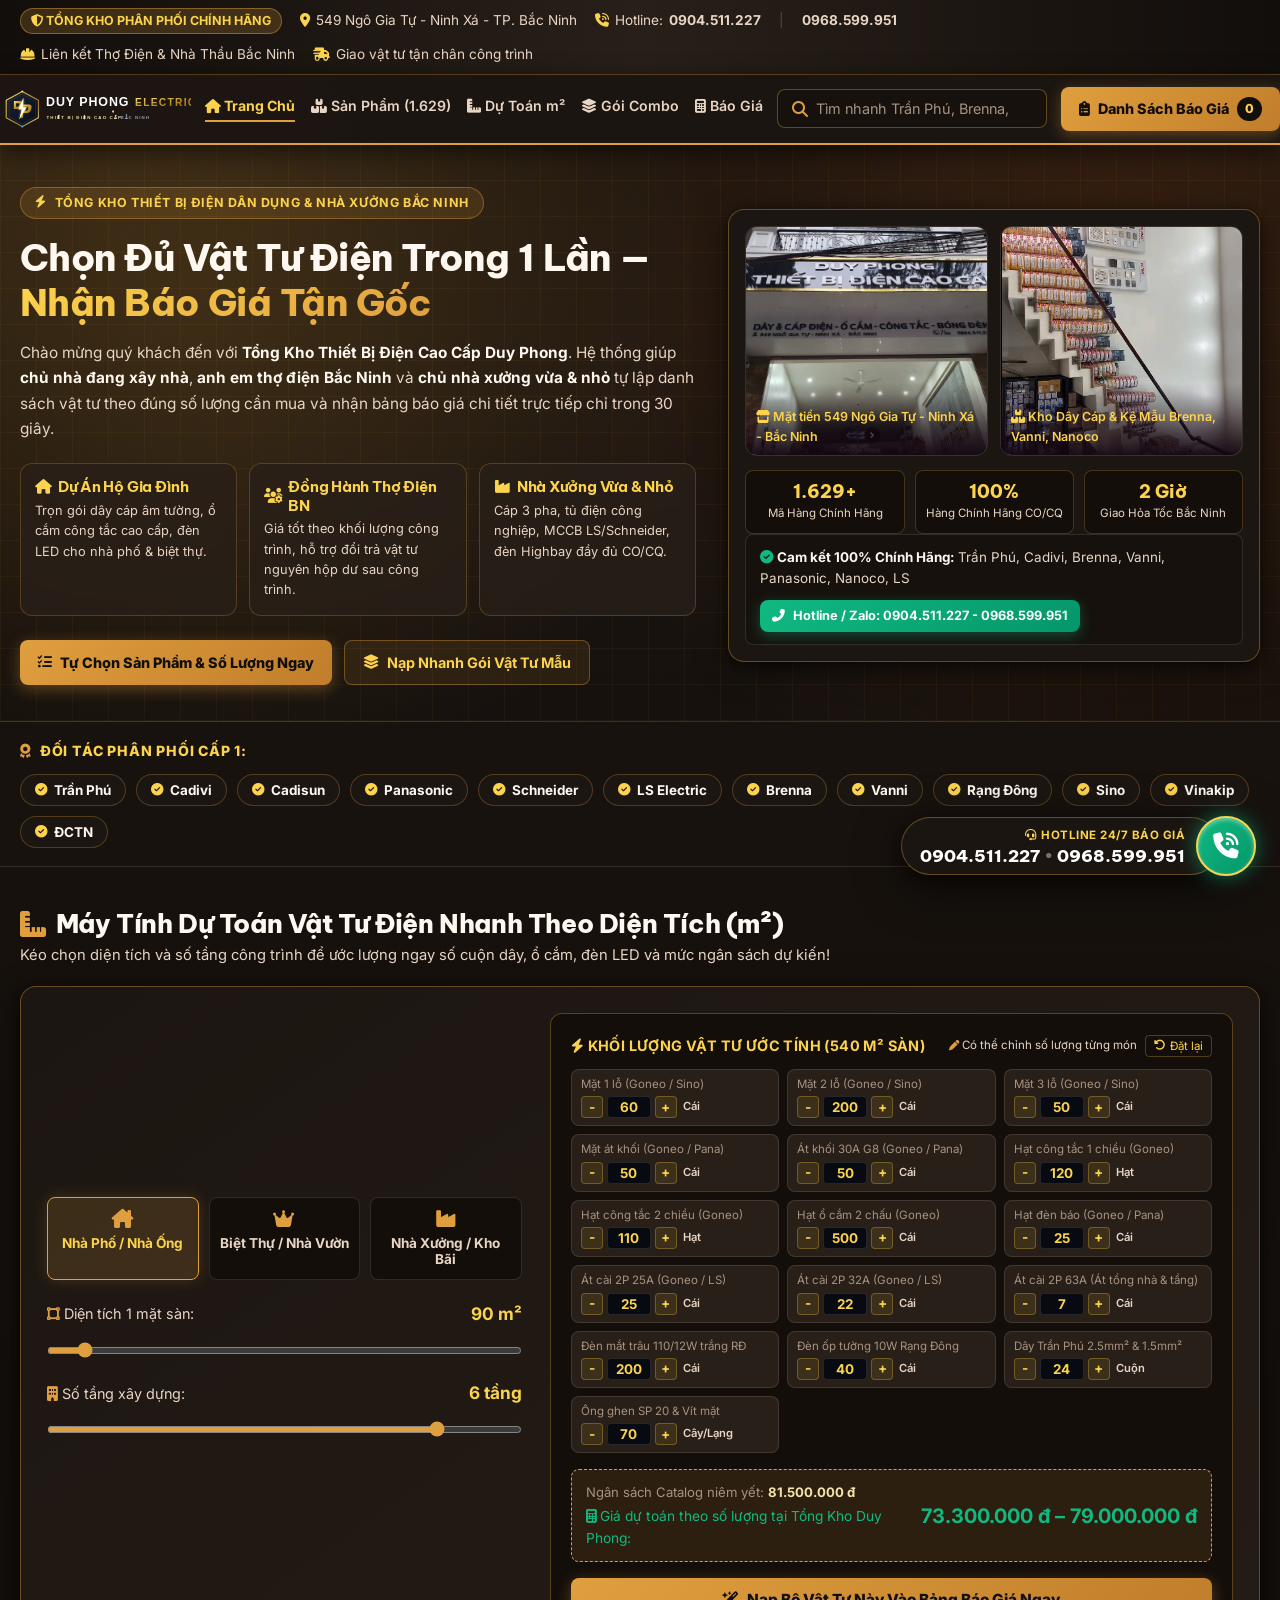
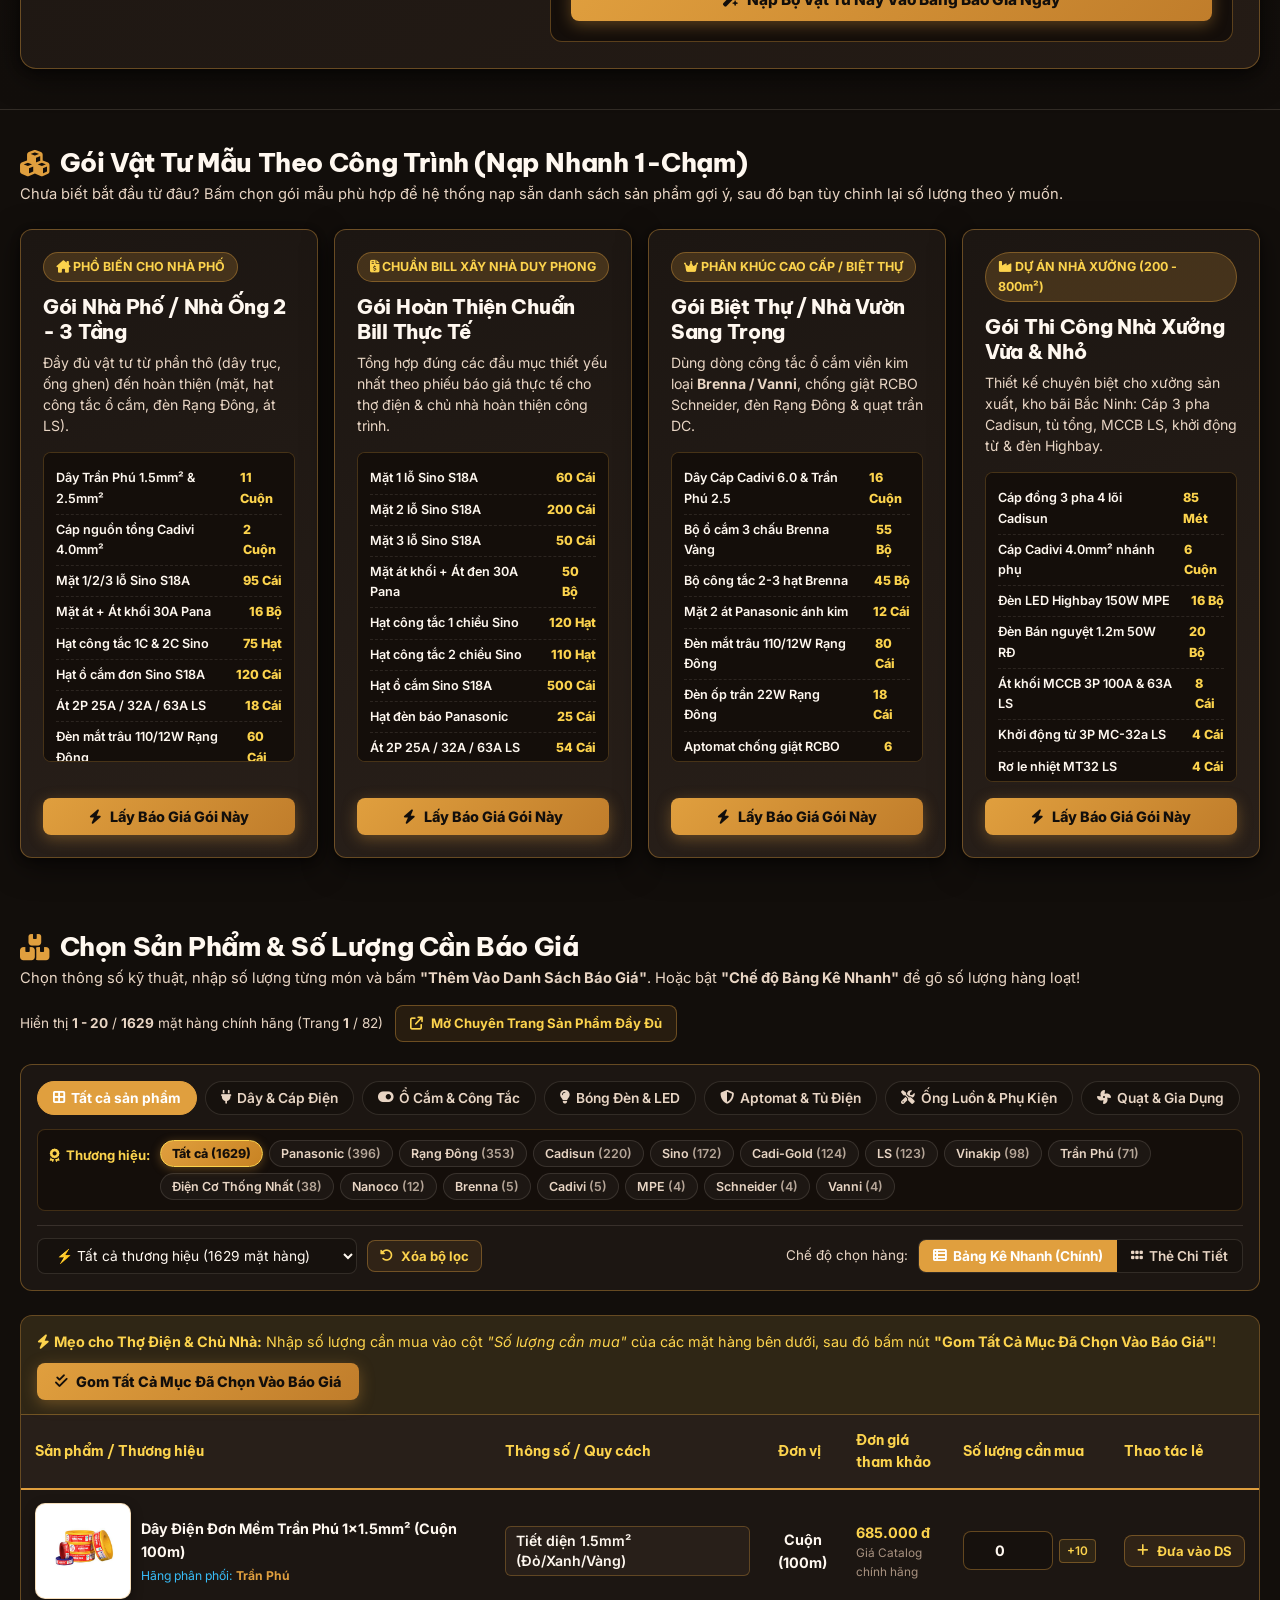
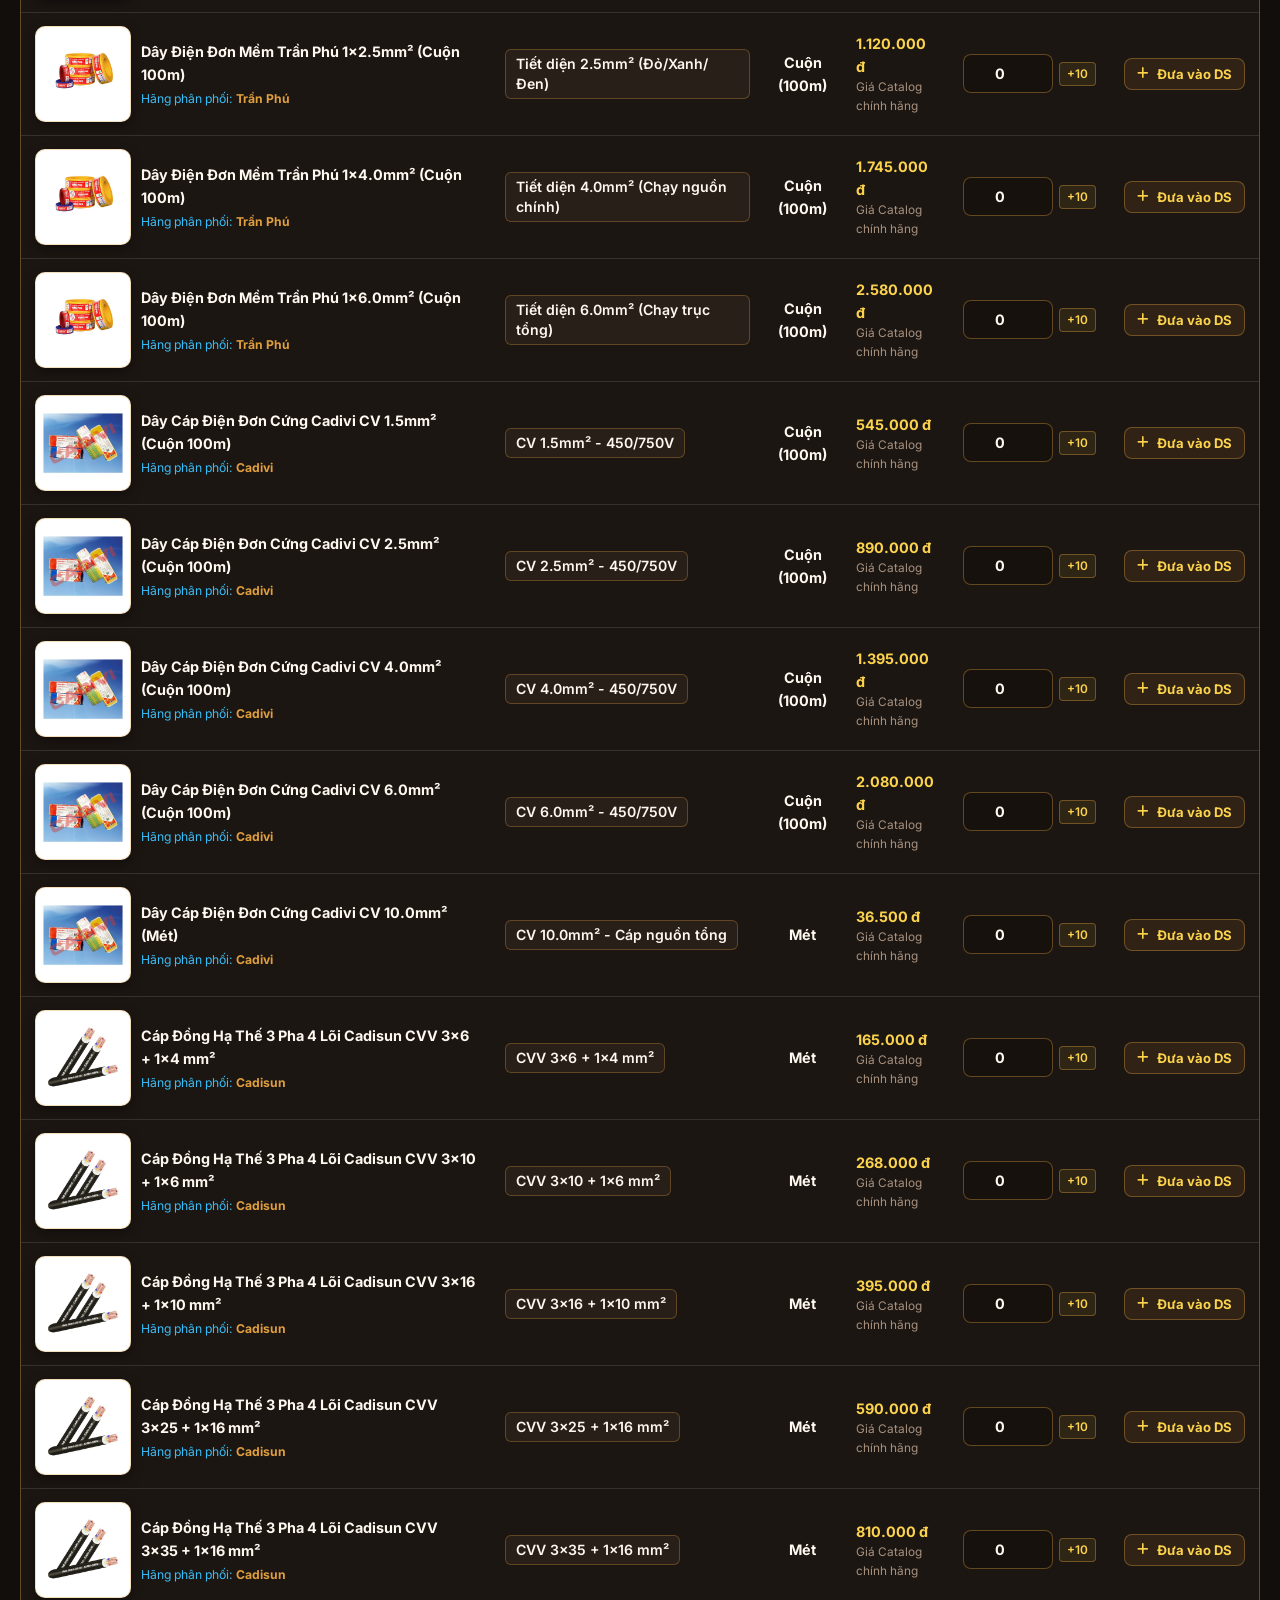
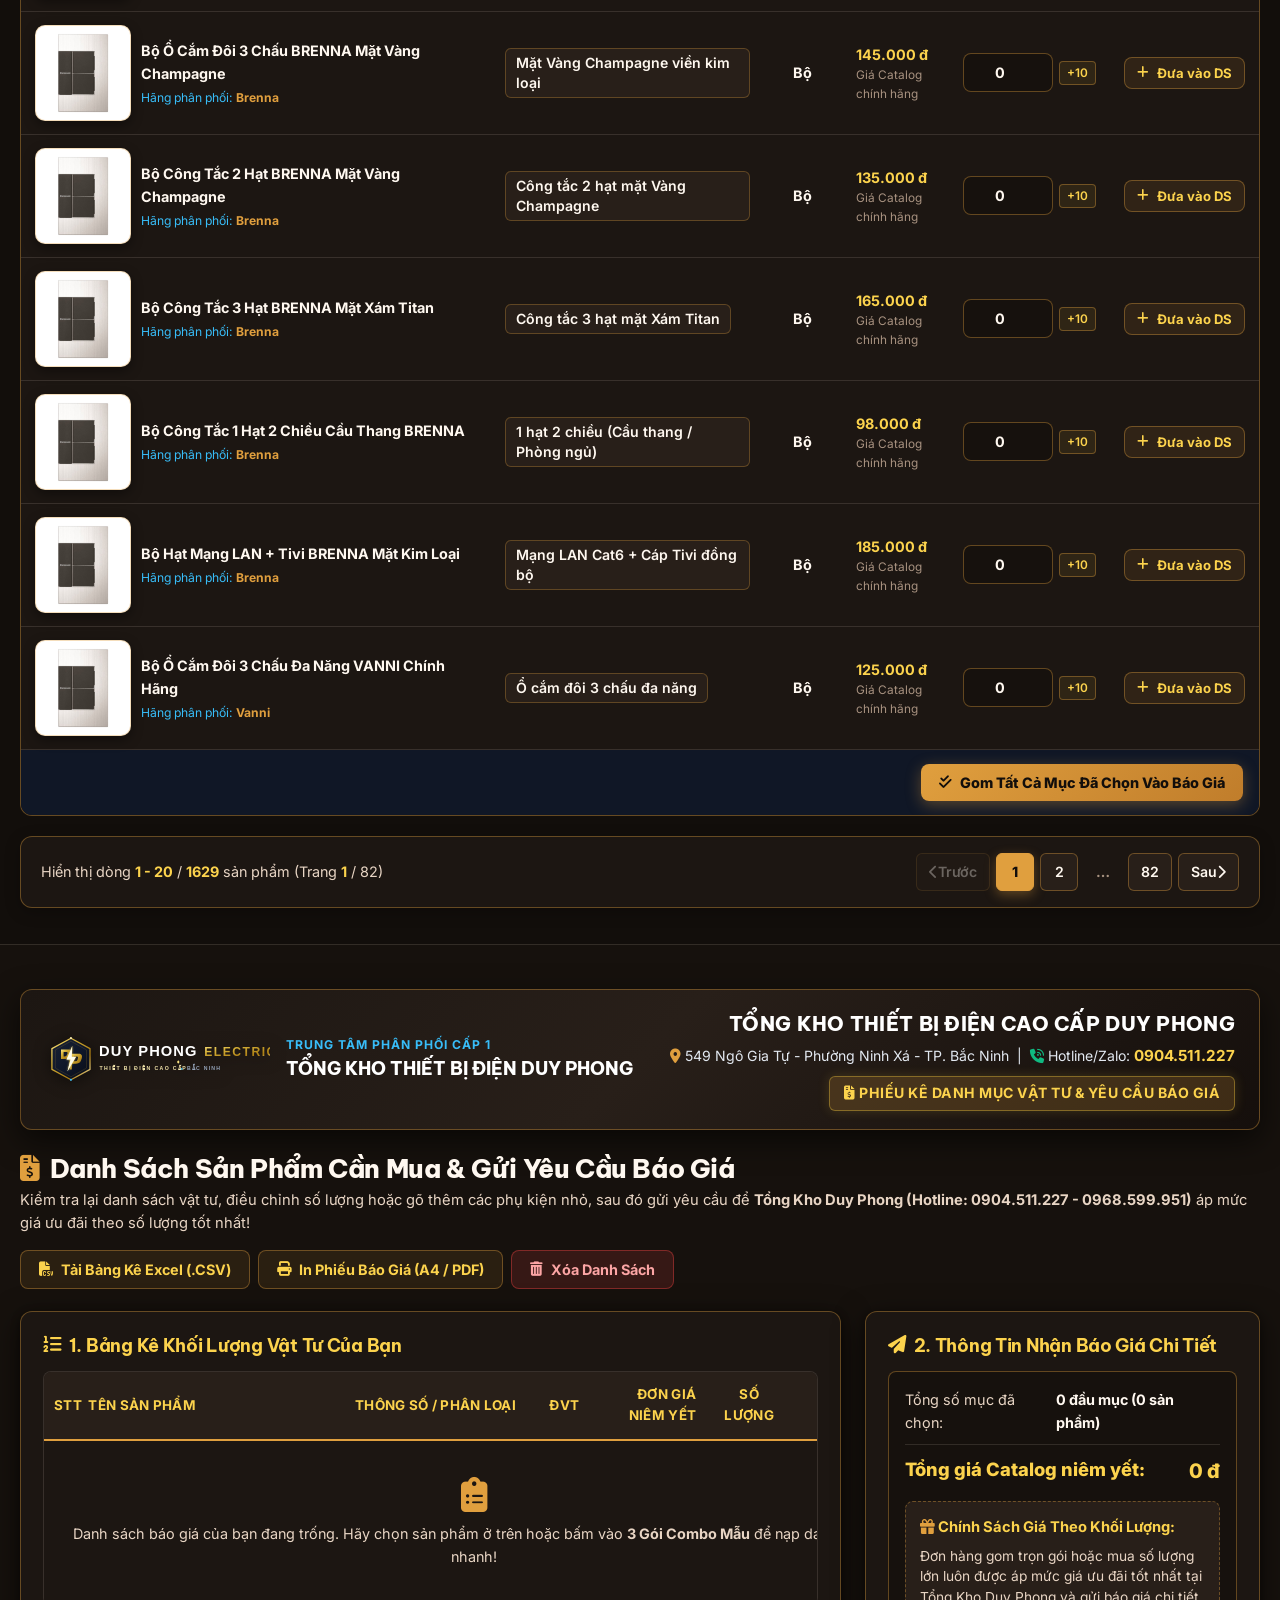
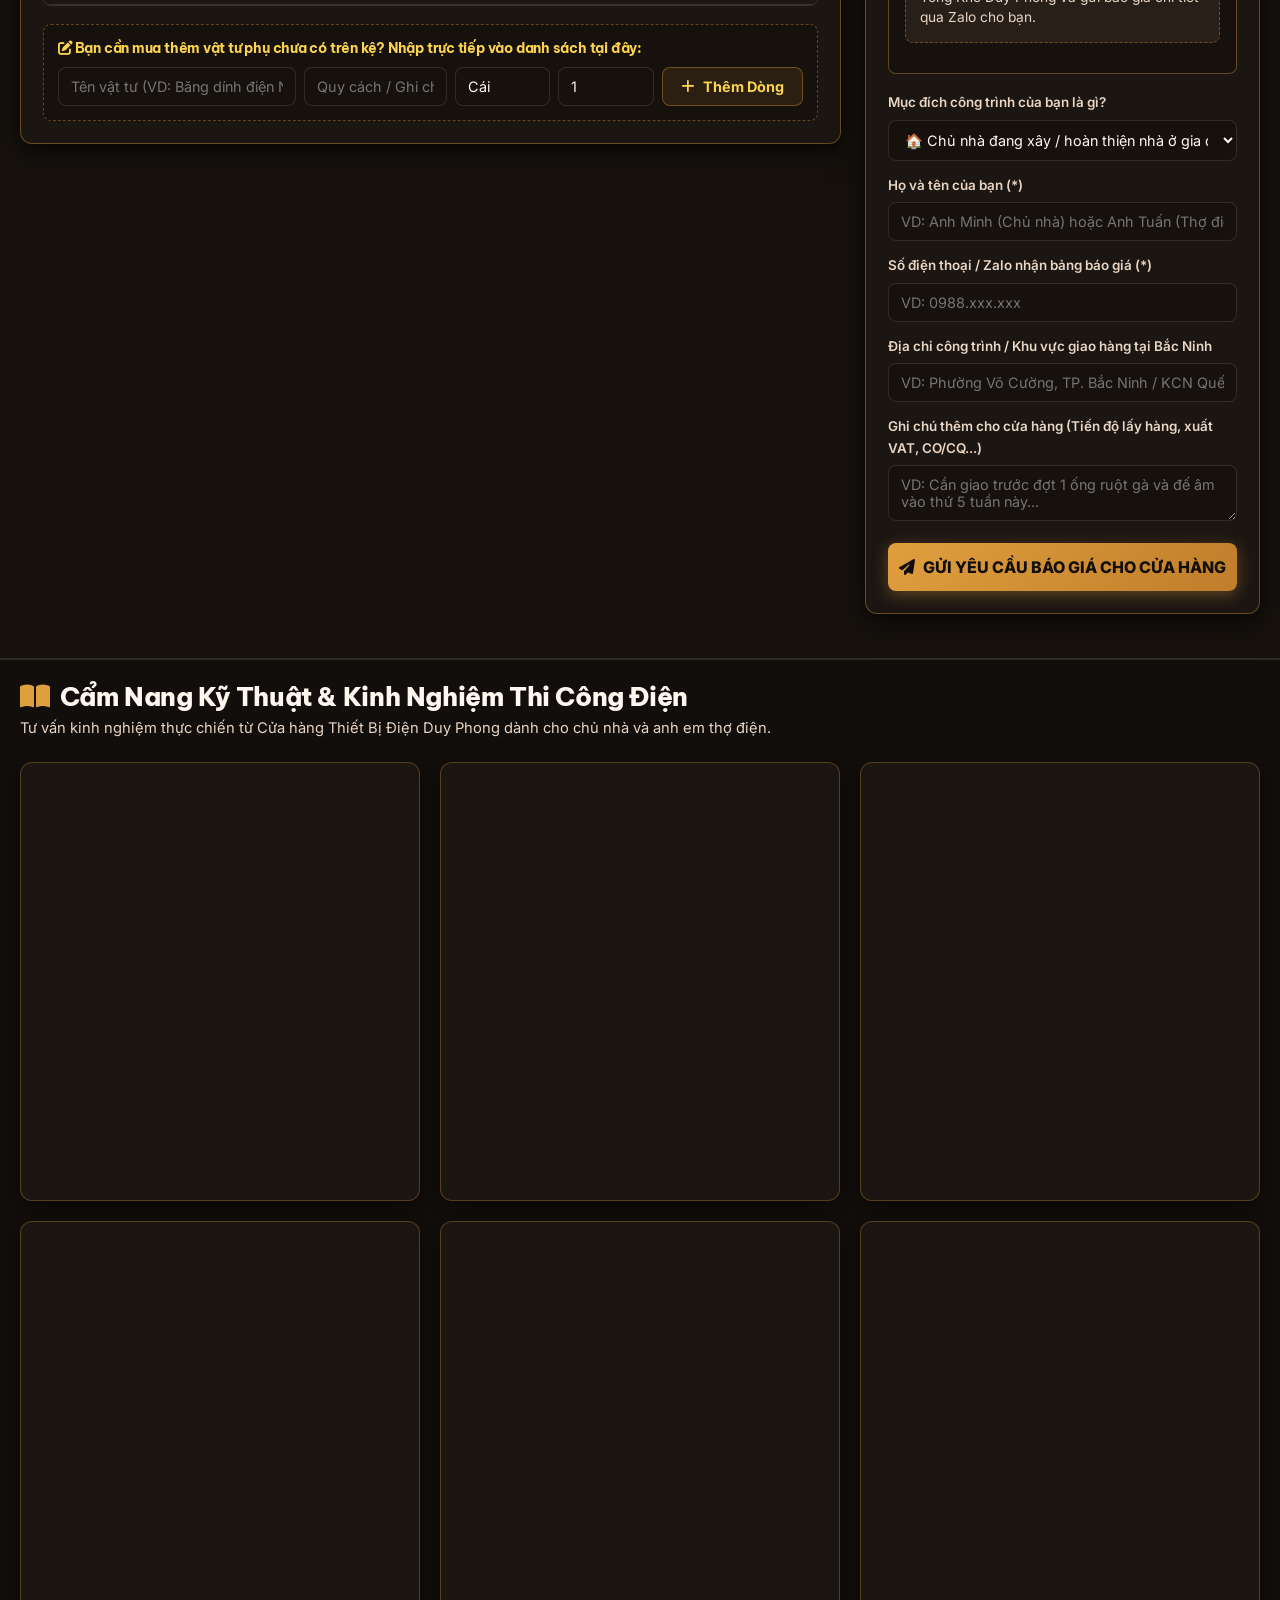
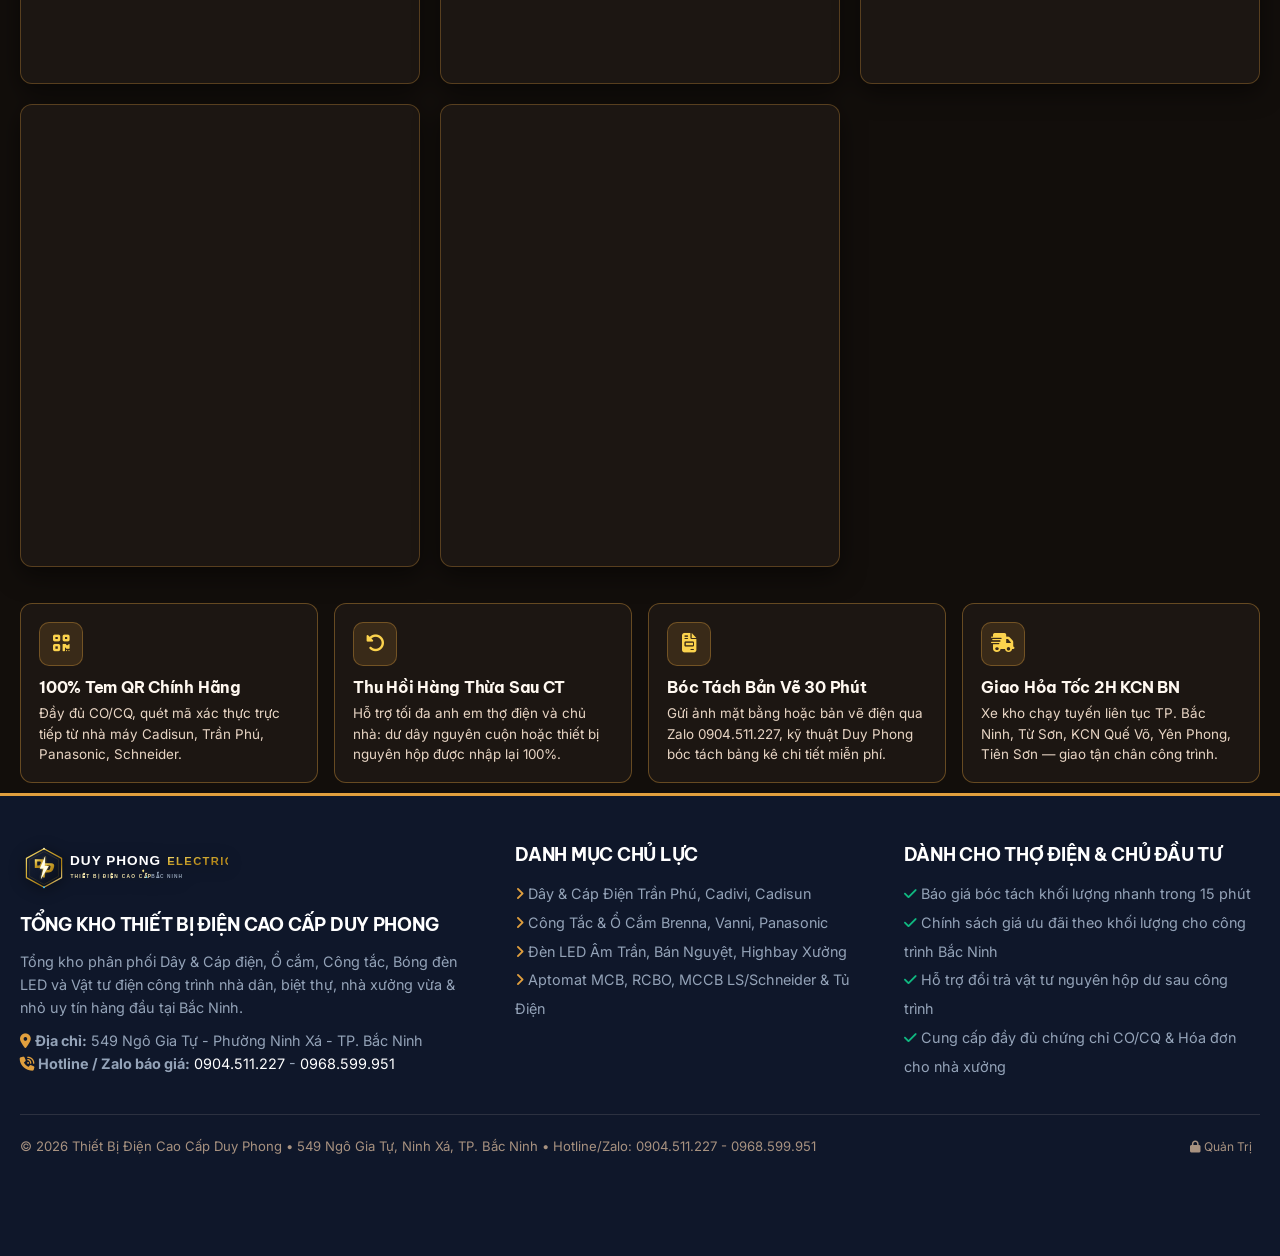
<file: index.html>
﻿<!DOCTYPE html>
<html lang="vi">
<head>
    <meta charset="UTF-8">
    <meta name="viewport" content="width=device-width, initial-scale=1.0">
    <title>Thiết Bị Điện Cao Cấp DUY PHONG | Tổng Kho Báo Giá Vật Tư Xây Nhà & Nhà Xưởng Bắc Ninh</title>
    <meta name="description" content="Tổng kho Thiết Bị Điện Cao Cấp Duy Phong - 549 Ngô Gia Tự, Ninh Xá, TP. Bắc Ninh. Chuyên dây cáp điện Cadisun, Cadi-Gold, Trần Phú, Cadivi, công tắc ổ cắm Brenna, Vanni, Panasonic, đèn LED, tủ điện nhà xưởng. Lập danh sách vật tư & nhận báo giá ưu đãi tận gốc ngay!">
    
    <!-- Favicon & Brand Icons -->
    <link rel="icon" type="image/svg+xml" href="assets/images/logo-icon.svg">
    <link rel="alternate icon" href="favicon.svg">
    <link rel="apple-touch-icon" href="assets/images/logo-icon.svg">
    
    <!-- Google Fonts: Be Vietnam Pro & Inter -->
    <link rel="preconnect" href="https://fonts.googleapis.com">
    <link rel="preconnect" href="https://fonts.gstatic.com" crossorigin>
    <link href="https://fonts.googleapis.com/css2?family=Be+Vietnam+Pro:ital,wght@0,400;0,500;0,600;0,700;0,800;1,400&family=Inter:wght@400;500;600;700;800&display=swap" rel="stylesheet">
    
    <!-- Font Awesome 6.4.0 -->
    <link rel="stylesheet" href="https://cdnjs.cloudflare.com/ajax/libs/font-awesome/6.4.0/css/all.min.css">
    
    <!-- Main Stylesheet -->
    <link rel="stylesheet" href="css/style.css?v=20261120_brands">

    <!-- Schema.org JSON-LD -->
    <script type="application/ld+json">
    {
      "@context": "https://schema.org",
      "@type": "HardwareStore",
      "name": "Thiết Bị Điện Cao Cấp Duy Phong",
      "logo": "http://thietbidien-bacninh.com/assets/images/logo.svg",
      "description": "Chuyên phân phối dây & cáp điện, ổ cắm, công tắc, bóng đèn LED và thiết bị điện nhà xưởng tại Bắc Ninh.",
      "address": {
        "@type": "PostalAddress",
        "streetAddress": "549 Ngô Gia Tự, Phường Ninh Xá",
        "addressLocality": "TP. Bắc Ninh",
        "addressRegion": "Bắc Ninh",
        "addressCountry": "VN"
      },
      "telephone": "+84904511227"
    }
    </script>
</head>
<body>

    <!-- Thông báo Toast nổi -->
    <div class="toast-container" id="toastContainer"></div>

    <!-- 1. TOPBAR -->
    <div class="topbar">
        <div class="container topbar-inner">
            <div class="topbar-left">
                <span class="topbar-badge"><i class="fas fa-shield-alt"></i> TỔNG KHO PHÂN PHỐI CHÍNH HÃNG</span>
                <span class="topbar-item"><i class="fas fa-map-marker-alt"></i> 549 Ngô Gia Tự - Ninh Xá - TP. Bắc Ninh</span>
                <a href="tel:0904511227" class="topbar-item"><i class="fas fa-phone-volume"></i> Hotline: <strong>0904.511.227</strong></a><span style="color: rgba(255,255,255,0.2);">|</span><a href="tel:0968599951" class="topbar-item"><strong>0968.599.951</strong></a>
            </div>
            <div class="topbar-right">
                <span class="topbar-item"><i class="fas fa-hard-hat"></i> Liên kết Thợ Điện & Nhà Thầu Bắc Ninh</span>
                <span class="topbar-item"><i class="fas fa-truck-fast"></i> Giao vật tư tận chân công trình</span>
            </div>
        </div>
    </div>

    <!-- 2. STICKY HEADER -->
    <header class="site-header">
        <div class="container header-inner">
            <a href="/" class="brand-logo" title="Duy Phong Electrics - Thiết Bị Điện Cao Cấp Bắc Ninh">
                <img src="assets/images/logo.svg" alt="Duy Phong Electrics - Thiết Bị Điện Cao Cấp Bắc Ninh" class="site-logo-img">
            </a>

            <!-- Menu Điều Hướng Chính (1 Dòng Gọn Gàng) -->
            <nav class="header-nav no-print">
                <a href="/" class="nav-active"><i class="fas fa-home"></i> Trang Chủ</a>
                <a href="#catalog-section"><i class="fas fa-boxes-stacked"></i> Sản Phẩm (1.629)</a>
                <a href="#estimator-section"><i class="fas fa-ruler-combined"></i> Dự Toán m²</a>
                <a href="#combo-section"><i class="fas fa-layer-group"></i> Gói Combo</a>
                <a href="#boq-section"><i class="fas fa-calculator"></i> Báo Giá</a>
            </nav>

            <div class="header-search">
                <i class="fas fa-search"></i>
                <input type="text" id="globalSearchInput" placeholder="Tìm nhanh Trần Phú, Brenna, Rạng Đông..." autocomplete="off">
                <button type="button" id="searchClearBtn" class="search-clear-btn" hidden aria-label="Xóa tìm kiếm"><i class="fas fa-times"></i></button>
                <div id="searchDropdown" class="search-dropdown" hidden></div>
            </div>

            <div class="header-actions">
                <a href="#boq-section" class="btn btn-gold">
                    <i class="fas fa-clipboard-list"></i>
                    <span>Danh Sách Báo Giá</span>
                    <span class="badge-count" id="headerBoqCount">0</span>
                </a>
            </div>
        </div>
    </header>

    <!-- 3. HERO SECTION & CỬA HÀNG THỰC TẾ TẠI 549 NGÔ GIA TỰ, BẮC NINH -->
    <section class="hero-section">
        <div class="container hero-grid">
            <div class="hero-content">
                <div class="hero-tag">
                    <i class="fas fa-bolt"></i>
                    <span>TỔNG KHO THIẾT BỊ ĐIỆN DÂN DỤNG & NHÀ XƯỞNG BẮC NINH</span>
                </div>
                <h2 class="hero-title">
                    Chọn Đủ Vật Tư Điện Trong 1 Lần — <span>Nhận Báo Giá Tận Gốc</span>
                </h2>
                <p class="hero-desc">
                    Chào mừng quý khách đến với <strong>Tổng Kho Thiết Bị Điện Cao Cấp Duy Phong</strong>. Hệ thống giúp <strong>chủ nhà đang xây nhà</strong>, <strong>anh em thợ điện Bắc Ninh</strong> và <strong>chủ nhà xưởng vừa & nhỏ</strong> tự lập danh sách vật tư theo đúng số lượng cần mua và nhận bảng báo giá chi tiết trực tiếp chỉ trong 30 giây.
                </p>

                <div class="hero-pillars">
                    <div class="pillar-card">
                        <h4><i class="fas fa-home"></i> Dự Án Hộ Gia Đình</h4>
                        <p>Trọn gói dây cáp âm tường, ổ cắm công tắc cao cấp, đèn LED cho nhà phố & biệt thự.</p>
                    </div>
                    <div class="pillar-card">
                        <h4><i class="fas fa-users-cog"></i> Đồng Hành Thợ Điện BN</h4>
                        <p>Giá tốt theo khối lượng công trình, hỗ trợ đổi trả vật tư nguyên hộp dư sau công trình.</p>
                    </div>
                    <div class="pillar-card">
                        <h4><i class="fas fa-industry"></i> Nhà Xưởng Vừa & Nhỏ</h4>
                        <p>Cáp 3 pha, tủ điện công nghiệp, MCCB LS/Schneider, đèn Highbay đầy đủ CO/CQ.</p>
                    </div>
                </div>

                <div class="hero-ctas">
                    <a href="#catalog-section" class="btn btn-gold">
                        <i class="fas fa-list-check"></i> Tự Chọn Sản Phẩm & Số Lượng Ngay
                    </a>
                    <a href="#combo-section" class="btn btn-outline-gold">
                        <i class="fas fa-layer-group"></i> Nạp Nhanh Gói Vật Tư Mẫu
                    </a>
                </div>
            </div>

            <!-- Khung hình ảnh thực tế của cửa hàng Duy Phong - 549 Ngô Gia Tự -->
            <div class="store-showcase">
                <div class="store-photos-grid">
                    <div class="store-photo-item">
                        <img src="assets/images/cua-hang-mat-tien.jpg" alt="Mặt tiền Cửa hàng Thiết Bị Điện Cao Cấp Duy Phong 549 Ngô Gia Tự Bắc Ninh">
                        <div class="store-photo-caption">
                            <i class="fas fa-store"></i> Mặt tiền 549 Ngô Gia Tự - Ninh Xá - Bắc Ninh
                        </div>
                    </div>
                    <div class="store-photo-item">
                        <img src="assets/images/kho-day-cap-thiet-bi.jpg" alt="Kho dây cáp điện và kệ trưng bày công tắc Brenna Vanni Nanoco Duy Phong">
                        <div class="store-photo-caption">
                            <i class="fas fa-boxes-stacked"></i> Kho Dây Cáp & Kệ Mẫu Brenna, Vanni, Nanoco
                        </div>
                    </div>
                </div>
                <div class="hero-stats-strip">
                    <div class="hero-stat-box">
                        <div class="hero-stat-val">1.629+</div>
                        <div class="hero-stat-lbl">Mã Hàng Chính Hãng</div>
                    </div>
                    <div class="hero-stat-box">
                        <div class="hero-stat-val">100%</div>
                        <div class="hero-stat-lbl">Hàng Chính Hãng CO/CQ</div>
                    </div>
                    <div class="hero-stat-box">
                        <div class="hero-stat-val">2 Giờ</div>
                        <div class="hero-stat-lbl">Giao Hỏa Tốc Bắc Ninh</div>
                    </div>
                </div>
                <div class="store-info-bar">
                    <div class="info-line">
                        <i class="fas fa-check-circle" style="color:var(--accent-green);"></i>
                        <strong>Cam kết 100% Chính Hãng:</strong> Trần Phú, Cadivi, Brenna, Vanni, Panasonic, Nanoco, LS
                    </div>
                    <a href="https://zalo.me/0904511227" target="_blank" class="btn btn-green" style="padding: 6px 12px; font-size: 0.8rem;">
                        <i class="fas fa-phone-alt"></i> Hotline / Zalo: 0904.511.227 - 0968.599.951
                    </a>
                </div>
            </div>
        </div>
    </section>

    <!-- 3B. THANH THƯƠNG HIỆU CHÍNH HÃNG TƯƠNG TÁC -->
    <div class="brand-trust-strip" id="brand-trust-strip">
        <div class="container brand-trust-inner">
            <div class="brand-trust-title"><i class="fas fa-award" style="color: var(--primary);"></i> Đối Tác Phân Phối Cấp 1:</div>
            <div class="brand-trust-list">
                <button type="button" class="brand-trust-pill" onclick="filterByBrandQuick('Trần Phú')"><i class="fas fa-check-circle"></i> Trần Phú</button>
                <button type="button" class="brand-trust-pill" onclick="filterByBrandQuick('Cadivi')"><i class="fas fa-check-circle"></i> Cadivi</button>
                <button type="button" class="brand-trust-pill" onclick="filterByBrandQuick('Cadisun')"><i class="fas fa-check-circle"></i> Cadisun</button>
                <button type="button" class="brand-trust-pill" onclick="filterByBrandQuick('Panasonic')"><i class="fas fa-check-circle"></i> Panasonic</button>
                <button type="button" class="brand-trust-pill" onclick="filterByBrandQuick('Schneider')"><i class="fas fa-check-circle"></i> Schneider</button>
                <button type="button" class="brand-trust-pill" onclick="filterByBrandQuick('LS')"><i class="fas fa-check-circle"></i> LS Electric</button>
                <button type="button" class="brand-trust-pill" onclick="filterByBrandQuick('Brenna')"><i class="fas fa-check-circle"></i> Brenna</button>
                <button type="button" class="brand-trust-pill" onclick="filterByBrandQuick('Vanni')"><i class="fas fa-check-circle"></i> Vanni</button>
                <button type="button" class="brand-trust-pill" onclick="filterByBrandQuick('Rạng Đông')"><i class="fas fa-check-circle"></i> Rạng Đông</button>
                <button type="button" class="brand-trust-pill" onclick="filterByBrandQuick('Sino')"><i class="fas fa-check-circle"></i> Sino</button>
                <button type="button" class="brand-trust-pill" onclick="filterByBrandQuick('Vinakip')"><i class="fas fa-check-circle"></i> Vinakip</button>
                <button type="button" class="brand-trust-pill" onclick="filterByBrandQuick('Điện Cơ Thống Nhất')"><i class="fas fa-check-circle"></i> ĐCTN</button>
            </div>
        </div>
    </div>

    <!-- 3C. MÁY TÍNH DỰ TOÁN VẬT TƯ NHANH THEO DIỆN TÍCH (m²) -->
    <section class="estimator-section" id="estimator-section">
        <div class="container">
            <div class="section-header" style="margin-bottom: 18px;">
                <div>
                    <h2 class="section-title"><i class="fas fa-ruler-combined" style="color: var(--primary);"></i> Máy Tính Dự Toán Vật Tư Điện Nhanh Theo Diện Tích (m²)</h2>
                    <p class="section-subtitle">Kéo chọn diện tích và số tầng công trình để ước lượng ngay số cuộn dây, ổ cắm, đèn LED và mức ngân sách dự kiến!</p>
                </div>
            </div>

            <div class="estimator-card">
                <div>
                    <div class="estimator-type-tabs">
                        <button type="button" class="est-type-btn active" id="est-type-nhapho" onclick="selectEstimatorType('nhapho')">
                            <i class="fas fa-house-chimney"></i>
                            <span>Nhà Phố / Nhà Ống</span>
                        </button>
                        <button type="button" class="est-type-btn" id="est-type-bietthu" onclick="selectEstimatorType('bietthu')">
                            <i class="fas fa-crown"></i>
                            <span>Biệt Thự / Nhà Vườn</span>
                        </button>
                        <button type="button" class="est-type-btn" id="est-type-xuong" onclick="selectEstimatorType('xuong')">
                            <i class="fas fa-industry"></i>
                            <span>Nhà Xưởng / Kho Bãi</span>
                        </button>
                    </div>

                    <div class="est-slider-group">
                        <div class="est-slider-header">
                            <span><i class="fas fa-vector-square" style="color: var(--primary);"></i> Diện tích 1 mặt sàn:</span>
                            <strong id="estAreaVal">90 m²</strong>
                        </div>
                        <input type="range" id="estAreaRange" class="est-range" min="40" max="800" step="10" value="90" oninput="updateEstimator()">
                    </div>

                    <div class="est-slider-group" id="estFloorsGroup">
                        <div class="est-slider-header">
                            <span><i class="fas fa-building" style="color: var(--primary);"></i> Số tầng xây dựng:</span>
                            <strong id="estFloorsVal">6 tầng</strong>
                        </div>
                        <input type="range" id="estFloorsRange" class="est-range" min="1" max="7" step="1" value="6" oninput="updateEstimator()">
                    </div>
                </div>

                <div class="estimator-result-box">
                    <div style="display: flex; justify-content: space-between; align-items: center; flex-wrap: wrap; gap: 8px; margin-bottom: 4px;">
                        <div style="font-size: 0.9rem; font-weight: 700; color: var(--primary-light); text-transform: uppercase; letter-spacing: 0.4px;">
                            <i class="fas fa-bolt"></i> Khối Lượng Vật Tư Ước Tính (<span id="estTotalArea">540 m² sàn</span>)
                        </div>
                        <div style="display: flex; align-items: center; gap: 8px;">
                            <span style="font-size: 0.72rem; color: var(--text-secondary);"><i class="fas fa-pen" style="font-size:0.65rem; color:var(--primary);"></i> Có thể chỉnh số lượng từng món</span>
                            <button type="button" class="est-reset-btn" onclick="updateEstimator(false)" title="Khôi phục lại số lượng ban đầu theo diện tích">
                                <i class="fas fa-rotate-left"></i> Đặt lại
                            </button>
                        </div>
                    </div>
                    <div class="est-res-grid" id="estResultGrid">
                        <!-- Render động 16 đầu hàng chuẩn Bill thực tế Cửa Hàng Duy Phong -->
                    </div>
                    <div class="est-budget-banner">
                        <div style="flex: 1; min-width: 200px;">
                            <div style="font-size: 0.82rem; color: var(--text-muted);">Ngân sách Catalog niêm yết: <strong id="estCatalogText" style="color: #F3E5AB;">81.500.000 đ</strong></div>
                            <div style="font-size: 0.86rem; color: var(--accent-green); margin-top: 2px;">
                                <i class="fas fa-calculator"></i> Giá dự toán theo số lượng tại Tổng Kho Duy Phong:
                            </div>
                        </div>
                        <strong id="estBudgetText" style="font-size: 1.25rem; color: #10B981;">73.400.000 đ – 79.100.000 đ</strong>
                    </div>
                    <button type="button" class="btn btn-gold" style="width: 100%; padding: 12px 16px; font-size: 0.96rem;" onclick="applyEstimatorToBoq()">
                        <i class="fas fa-wand-magic-sparkles"></i> Nạp Bộ Vật Tư Này Vào Bảng Báo Giá Ngay
                    </button>
                </div>
            </div>
        </div>
    </section>

    <!-- 4. GÓI VẬT TƯ MẪU THEO CÔNG TRÌNH 1-CHẠM (DỰA TRÊN TOP 3 WEBSITE NGÀNH ĐIỆN) -->
    <section class="section-block" id="combo-section">
        <div class="container">
            <div class="section-header">
                <div>
                    <h2 class="section-title"><i class="fas fa-cubes"></i> Gói Vật Tư Mẫu Theo Công Trình (Nạp Nhanh 1-Chạm)</h2>
                    <p class="section-subtitle">Chưa biết bắt đầu từ đâu? Bấm chọn gói mẫu phù hợp để hệ thống nạp sẵn danh sách sản phẩm gợi ý, sau đó bạn tùy chỉnh lại số lượng theo ý muốn.</p>
                </div>
            </div>

            <div class="combo-grid">
                <!-- Combo 1 -->
                <div class="combo-card">
                    <div>
                        <span class="combo-badge"><i class="fas fa-house-chimney"></i> PHỔ BIẾN CHO NHÀ PHỐ</span>
                        <h3>Gói Nhà Phố / Nhà Ống 2 - 3 Tầng</h3>
                        <p>Đầy đủ vật tư từ phần thô (dây trục, ống ghen) đến hoàn thiện (mặt, hạt công tắc ổ cắm, đèn Rạng Đông, át LS).</p>
                        <ul class="combo-items-preview">
                            <li><span>Dây Trần Phú 1.5mm² & 2.5mm²</span> <span>11 Cuộn</span></li>
                            <li><span>Cáp nguồn tổng Cadivi 4.0mm²</span> <span>2 Cuộn</span></li>
                            <li><span>Mặt 1/2/3 lỗ Sino S18A</span> <span>95 Cái</span></li>
                            <li><span>Mặt át + Át khối 30A Pana</span> <span>16 Bộ</span></li>
                            <li><span>Hạt công tắc 1C & 2C Sino</span> <span>75 Hạt</span></li>
                            <li><span>Hạt ổ cắm đơn Sino S18A</span> <span>120 Cái</span></li>
                            <li><span>Át 2P 25A / 32A / 63A LS</span> <span>18 Cái</span></li>
                            <li><span>Đèn mắt trâu 110/12W Rạng Đông</span> <span>60 Cái</span></li>
                            <li><span>Đèn ốp trần 15W Rạng Đông</span> <span>12 Cái</span></li>
                            <li><span>Ống ghen SP tròn 20 Sino</span> <span>45 Cây</span></li>
                        </ul>
                    </div>
                    <button type="button" class="btn btn-gold" onclick="loadProjectCombo('nha-pho')">
                        <i class="fas fa-bolt"></i> Lấy Báo Giá Gói Này
                    </button>
                </div>

                <!-- Combo 2: Bill thực tế Duy Phong -->
                <div class="combo-card">
                    <div>
                        <span class="combo-badge"><i class="fas fa-file-invoice-dollar"></i> CHUẨN BILL XÂY NHÀ DUY PHONG</span>
                        <h3>Gói Hoàn Thiện Chuẩn Bill Thực Tế</h3>
                        <p>Tổng hợp đúng các đầu mục thiết yếu nhất theo phiếu báo giá thực tế cho thợ điện & chủ nhà hoàn thiện công trình.</p>
                        <ul class="combo-items-preview">
                            <li><span>Mặt 1 lỗ Sino S18A</span> <span>60 Cái</span></li>
                            <li><span>Mặt 2 lỗ Sino S18A</span> <span>200 Cái</span></li>
                            <li><span>Mặt 3 lỗ Sino S18A</span> <span>50 Cái</span></li>
                            <li><span>Mặt át khối + Át đen 30A Pana</span> <span>50 Bộ</span></li>
                            <li><span>Hạt công tắc 1 chiều Sino</span> <span>120 Hạt</span></li>
                            <li><span>Hạt công tắc 2 chiều Sino</span> <span>110 Hạt</span></li>
                            <li><span>Hạt ổ cắm Sino S18A</span> <span>500 Cái</span></li>
                            <li><span>Hạt đèn báo Panasonic</span> <span>25 Cái</span></li>
                            <li><span>Át 2P 25A / 32A / 63A LS</span> <span>54 Cái</span></li>
                            <li><span>Đèn mắt trâu 110/12W Rạng Đông</span> <span>200 Cái</span></li>
                            <li><span>Đèn ốp trần 15W Rạng Đông</span> <span>40 Cái</span></li>
                        </ul>
                    </div>
                    <button type="button" class="btn btn-gold" onclick="loadProjectCombo('hoan-thien-bill')">
                        <i class="fas fa-bolt"></i> Lấy Báo Giá Gói Này
                    </button>
                </div>

                <!-- Combo 3 -->
                <div class="combo-card">
                    <div>
                        <span class="combo-badge"><i class="fas fa-crown"></i> PHÂN KHÚC CAO CẤP / BIỆT THỰ</span>
                        <h3>Gói Biệt Thự / Nhà Vườn Sang Trọng</h3>
                        <p>Dùng dòng công tắc ổ cắm viền kim loại <strong>Brenna / Vanni</strong>, chống giật RCBO Schneider, đèn Rạng Đông & quạt trần DC.</p>
                        <ul class="combo-items-preview">
                            <li><span>Dây Cáp Cadivi 6.0 & Trần Phú 2.5</span> <span>16 Cuộn</span></li>
                            <li><span>Bộ ổ cắm 3 chấu Brenna Vàng</span> <span>55 Bộ</span></li>
                            <li><span>Bộ công tắc 2-3 hạt Brenna</span> <span>45 Bộ</span></li>
                            <li><span>Mặt 2 át Panasonic ánh kim</span> <span>12 Cái</span></li>
                            <li><span>Đèn mắt trâu 110/12W Rạng Đông</span> <span>80 Cái</span></li>
                            <li><span>Đèn ốp trần 22W Rạng Đông</span> <span>18 Cái</span></li>
                            <li><span>Aptomat chống giật RCBO Schneider</span> <span>6 Cái</span></li>
                            <li><span>Át cài 2P 63A LS + Tủ 18M</span> <span>8 Cái</span></li>
                            <li><span>Quạt trần 5 cánh DC Panasonic</span> <span>3 Bộ</span></li>
                            <li><span>Ống ghen SP tròn 25 Sino</span> <span>60 Cây</span></li>
                        </ul>
                    </div>
                    <button type="button" class="btn btn-gold" onclick="loadProjectCombo('biet-thu')">
                        <i class="fas fa-bolt"></i> Lấy Báo Giá Gói Này
                    </button>
                </div>

                <!-- Combo 4 -->
                <div class="combo-card">
                    <div>
                        <span class="combo-badge"><i class="fas fa-industry"></i> DỰ ÁN NHÀ XƯỞNG (200 - 800m²)</span>
                        <h3>Gói Thi Công Nhà Xưởng Vừa & Nhỏ</h3>
                        <p>Thiết kế chuyên biệt cho xưởng sản xuất, kho bãi Bắc Ninh: Cáp 3 pha Cadisun, tủ tổng, MCCB LS, khởi động từ & đèn Highbay.</p>
                        <ul class="combo-items-preview">
                            <li><span>Cáp đồng 3 pha 4 lõi Cadisun</span> <span>85 Mét</span></li>
                            <li><span>Cáp Cadivi 4.0mm² nhánh phụ</span> <span>6 Cuộn</span></li>
                            <li><span>Đèn LED Highbay 150W MPE</span> <span>16 Bộ</span></li>
                            <li><span>Đèn Bán nguyệt 1.2m 50W RĐ</span> <span>20 Bộ</span></li>
                            <li><span>Át khối MCCB 3P 100A & 63A LS</span> <span>8 Cái</span></li>
                            <li><span>Khởi động từ 3P MC-32a LS</span> <span>4 Cái</span></li>
                            <li><span>Rơ le nhiệt MT32 LS</span> <span>4 Cái</span></li>
                            <li><span>Vỏ tủ điện tổng 600x800mm</span> <span>1 Tủ</span></li>
                            <li><span>Ống ghen SP tròn 32 Sino</span> <span>40 Cây</span></li>
                        </ul>
                    </div>
                    <button type="button" class="btn btn-gold" onclick="loadProjectCombo('nha-xuong')">
                        <i class="fas fa-bolt"></i> Lấy Báo Giá Gói Này
                    </button>
                </div>
            </div>
        </div>
    </section>

    <!-- 5. DANH MỤC SẢN PHẨM & BẢNG CHỌN SỐ LƯỢNG TRONG 1 LẦN -->
    <section class="section-block" id="catalog-section">
        <div class="container">
            <div class="section-header">
                <div>
                    <h2 class="section-title"><i class="fas fa-boxes-stacked"></i> Chọn Sản Phẩm & Số Lượng Cần Báo Giá</h2>
                    <p class="section-subtitle">Chọn thông số kỹ thuật, nhập số lượng từng món và bấm <strong>"Thêm Vào Danh Sách Báo Giá"</strong>. Hoặc bật <strong>"Chế độ Bảng Kê Nhanh"</strong> để gõ số lượng hàng loạt!</p>
                </div>
                <div style="display:flex; gap:12px; align-items:center; flex-wrap:wrap;">
                    <span id="filteredProductCount" style="font-size:0.85rem; color:var(--text-secondary);"></span>
                    <a href="san-pham/" class="btn btn-outline-gold" style="padding: 7px 14px; font-size: 0.82rem;">
                        <i class="fas fa-arrow-up-right-from-square"></i> Mở Chuyên Trang Sản Phẩm Đầy Đủ
                    </a>
                </div>
            </div>

            <!-- Thanh công cụ Lọc & Chuyển đổi chế độ xem -->
            <div class="catalog-toolbar">
                <div class="toolbar-top">
                    <div class="category-tabs">
                        <button type="button" class="cat-tab active" onclick="setCategoryFilter('all', this)">
                            <i class="fas fa-border-all"></i> Tất cả sản phẩm
                        </button>
                        <button type="button" class="cat-tab" onclick="setCategoryFilter('day-cap', this)">
                            <i class="fas fa-plug"></i> Dây & Cáp Điện
                        </button>
                        <button type="button" class="cat-tab" onclick="setCategoryFilter('cong-tac-o-cam', this)">
                            <i class="fas fa-toggle-on"></i> Ổ Cắm & Công Tắc
                        </button>
                        <button type="button" class="cat-tab" onclick="setCategoryFilter('chieu-sang', this)">
                            <i class="fas fa-lightbulb"></i> Bóng Đèn & LED
                        </button>
                        <button type="button" class="cat-tab" onclick="setCategoryFilter('dong-cat-tu-dien', this)">
                            <i class="fas fa-shield-halved"></i> Aptomat & Tủ Điện
                        </button>
                        <button type="button" class="cat-tab" onclick="setCategoryFilter('vat-tu-phu-kien', this)">
                            <i class="fas fa-screwdriver-wrench"></i> Ống Luồn & Phụ Kiện
                        </button>
                        <button type="button" class="cat-tab" onclick="setCategoryFilter('quat-gia-dung', this)">
                            <i class="fas fa-fan"></i> Quạt & Gia Dụng
                        </button>
                    </div>
                </div>

                <div class="catalog-brand-bar">
                    <span class="catalog-brand-label"><i class="fas fa-award"></i> Thương hiệu:</span>
                    <div class="catalog-brand-pills" id="catalogBrandPills"></div>
                </div>

                <div class="toolbar-bottom">
                    <div class="filter-group">
                        <select id="brandFilterSelect" class="filter-select" aria-label="Lọc theo thương hiệu">
                            <option value="all">Tất cả thương hiệu</option>
                        </select>
                        <button type="button" class="btn btn-outline-gold" style="padding: 7px 12px; font-size: 0.82rem;" onclick="resetCatalogFilters()">
                            <i class="fas fa-rotate-left"></i> Xóa bộ lọc
                        </button>
                    </div>

                    <div style="display:flex; align-items:center; gap:10px; flex-wrap:wrap;">
                        <span style="font-size:0.84rem; color:var(--text-secondary);">Chế độ chọn hàng:</span>
                        <div class="view-mode-switch">
                            <button type="button" class="view-btn active" id="viewModeTableBtn" onclick="setViewMode('table')">
                                <i class="fas fa-table-list"></i> Bảng Kê Nhanh (Chính)
                            </button>
                            <button type="button" class="view-btn" id="viewModeGridBtn" onclick="setViewMode('grid')">
                                <i class="fas fa-grip"></i> Thẻ Chi Tiết
                            </button>
                        </div>
                    </div>
                </div>
            </div>

            <!-- Chế độ 1: Lưới Thẻ Sản Phẩm Trực Quan -->
            <div class="product-grid" id="productsGrid" style="display: none;"></div>

            <!-- Chế độ 2: Bảng Kê Nhanh (Chế độ chính - Điền số lượng 1 lần cho nhiều sản phẩm như bảng Excel) -->
            <div class="quick-table-wrapper active" id="productsTableWrapper">
                <div style="padding: 14px 16px; background: rgba(212, 175, 55, 0.1); border-bottom: 1px solid var(--border-gold); display: flex; justify-content: space-between; align-items: center; flex-wrap: wrap; gap: 10px;">
                    <div style="font-size: 0.9rem; color: var(--primary-light);">
                        <i class="fas fa-bolt"></i> <strong>Mẹo cho Thợ Điện & Chủ Nhà:</strong> Nhập số lượng cần mua vào cột <em>"Số lượng cần mua"</em> của các mặt hàng bên dưới, sau đó bấm nút <strong>"Gom Tất Cả Mục Đã Chọn Vào Báo Giá"</strong>!
                    </div>
                    <button type="button" class="btn btn-gold" onclick="applyBulkTableSelection()">
                        <i class="fas fa-check-double"></i> Gom Tất Cả Mục Đã Chọn Vào Báo Giá
                    </button>
                </div>
                <table class="quick-table">
                    <thead>
                        <tr>
                            <th style="width: 38%; min-width: 300px;">Sản phẩm / Thương hiệu</th>
                            <th style="width: 22%; min-width: 180px;">Thông số / Quy cách</th>
                            <th>Đơn vị</th>
                            <th>Đơn giá tham khảo</th>
                            <th>Số lượng cần mua</th>
                            <th>Thao tác lẻ</th>
                        </tr>
                    </thead>
                    <tbody id="productsTableBody"></tbody>
                </table>
                <div style="padding: 14px 16px; text-align: right; background: #101726;">
                    <button type="button" class="btn btn-gold" onclick="applyBulkTableSelection()">
                        <i class="fas fa-check-double"></i> Gom Tất Cả Mục Đã Chọn Vào Báo Giá
                    </button>
                </div>
            </div>

            <!-- Phân Trang Danh Mục 20 Dòng / Trang -->
            <div id="catalogPagination" class="catalog-pagination"></div>
        </div>
    </section>

    <!-- 6. KHU VỰC LẬP DANH SÁCH VẬT TƯ & GỬI YÊU CẦU BÁO GIÁ (BOQ BUILDER) -->
    <section class="boq-section" id="boq-section">
        <div class="container">
            <!-- Tiêu đề chỉ hiển thị khi In Phiếu A4 -->
            <div class="boq-brand-banner">
                <div style="display: flex; align-items: center; gap: 16px;">
                    <img src="assets/images/logo.svg" alt="Duy Phong Electrics" style="height: 52px; width: auto; filter: drop-shadow(0 2px 8px rgba(0,0,0,0.5));">
                    <div>
                        <div style="font-size: 0.76rem; color: var(--accent-cyan); font-weight: 700; text-transform: uppercase; letter-spacing: 1px;">Trung Tâm Phân Phối Cấp 1</div>
                        <div style="font-size: 1.15rem; font-weight: 800; color: #FFFFFF; font-family: 'Be Vietnam Pro', sans-serif;">TỔNG KHO THIẾT BỊ ĐIỆN DUY PHONG</div>
                    </div>
                </div>
                <div style="text-align: right;">
                    <div style="font-size: 1.25rem; font-weight: 800; color: #FFFFFF; letter-spacing: 0.3px; font-family: 'Be Vietnam Pro', sans-serif;">TỔNG KHO THIẾT BỊ ĐIỆN CAO CẤP DUY PHONG</div>
                    <div style="margin: 4px 0 0; font-size: 0.88rem; color: #E2E8F0;">
                        <i class="fas fa-map-marker-alt" style="color: var(--primary);"></i> 549 Ngô Gia Tự - Phường Ninh Xá - TP. Bắc Ninh &nbsp;|&nbsp; <i class="fas fa-phone-volume" style="color: var(--accent-green);"></i> Hotline/Zalo: <strong style="color: #FCD34D; font-size: 0.95rem;">0904.511.227</strong>
                    </div>
                    <div style="margin-top: 8px;">
                        <span style="display: inline-block; background: rgba(224, 159, 62, 0.2); color: #FCD34D; border: 1px solid rgba(212, 175, 55, 0.45); padding: 5px 14px; border-radius: 6px; font-size: 0.88rem; font-weight: 700; letter-spacing: 0.5px; box-shadow: 0 0 12px rgba(212, 175, 55, 0.2);">
                            <i class="fas fa-file-invoice-dollar"></i> PHIẾU KÊ DANH MỤC VẬT TƯ & YÊU CẦU BÁO GIÁ
                        </span>
                    </div>
                </div>
            </div>

            <div class="section-header no-print">
                <div>
                    <h2 class="section-title"><i class="fas fa-file-invoice-dollar"></i> Danh Sách Sản Phẩm Cần Mua & Gửi Yêu Cầu Báo Giá</h2>
                    <p class="section-subtitle">Kiểm tra lại danh sách vật tư, điều chỉnh số lượng hoặc gõ thêm các phụ kiện nhỏ, sau đó gửi yêu cầu để <strong>Tổng Kho Duy Phong (Hotline: 0904.511.227 - 0968.599.951)</strong> áp mức giá ưu đãi theo số lượng tốt nhất!</p>
                </div>
                <div style="display:flex; gap:8px; flex-wrap:wrap;">
                    <button type="button" class="btn btn-outline-gold" onclick="exportBoqToCsv()">
                        <i class="fas fa-file-csv"></i> Tải Bảng Kê Excel (.CSV)
                    </button>
                    <button type="button" class="btn btn-outline-gold" onclick="window.print()">
                        <i class="fas fa-print"></i> In Phiếu Báo Giá (A4 / PDF)
                    </button>
                    <button type="button" class="btn btn-danger" onclick="clearAllBoq()">
                        <i class="fas fa-trash-can"></i> Xóa Danh Sách
                    </button>
                </div>
            </div>

            <div class="boq-layout">
                <!-- Cột Trái: Bảng Kê Chi Tiết Sản Phẩm Đã Chọn -->
                <div class="boq-card">
                    <h3 style="font-size: 1.15rem; margin-bottom: 14px; color: var(--primary-light); display: flex; align-items: center; gap: 8px;">
                        <i class="fas fa-list-ol"></i> 1. Bảng Kê Khối Lượng Vật Tư Của Bạn
                    </h3>

                    <div class="boq-table-wrap">
                        <table class="boq-table">
                            <thead>
                                <tr>
                                    <th style="width: 4%; text-align: center;">STT</th>
                                    <th style="width: 31%; text-align: left;">Tên sản phẩm</th>
                                    <th style="width: 22%; text-align: left;">Thông số / Phân loại</th>
                                    <th style="width: 7%; text-align: center;">ĐVT</th>
                                    <th style="width: 13%; text-align: right;">Đơn giá niêm yết</th>
                                    <th style="width: 10%; text-align: center;">Số lượng</th>
                                    <th style="width: 10%; text-align: right;">Thành tiền</th>
                                    <th style="width: 3%; text-align: center;" class="no-print">Xóa</th>
                                </tr>
                            </thead>
                            <tbody id="boqTableBody"></tbody>
                        </table>
                    </div>

                    <!-- Thanh thêm nhanh vật tư tự gõ ngoài danh mục -->
                    <div class="custom-item-bar no-print">
                        <h4><i class="fas fa-pen-to-square"></i> Bạn cần mua thêm vật tư phụ chưa có trên kệ? Nhập trực tiếp vào danh sách tại đây:</h4>
                        <div class="custom-item-inputs">
                            <input type="text" id="customItemName" class="form-control" placeholder="Tên vật tư (VD: Băng dính điện Nano, Nẹp vuông, Đinh bê tông...)">
                            <input type="text" id="customItemSpec" class="form-control" placeholder="Quy cách / Ghi chú (VD: Loại lớn)">
                            <input type="text" id="customItemUnit" class="form-control" placeholder="Đơn vị (Cái/Cuộn)" value="Cái">
                            <input type="number" id="customItemQty" class="form-control" min="1" value="1" placeholder="Số lượng">
                            <button type="button" class="btn btn-outline-gold" onclick="addCustomBoqItem()">
                                <i class="fas fa-plus"></i> Thêm Dòng
                            </button>
                        </div>
                    </div>
                </div>

                <!-- Cột Phải: Tổng Hợp Báo Giá & Form Gửi Cho Cửa Hàng -->
                <div class="boq-card">
                    <h3 style="font-size: 1.15rem; margin-bottom: 14px; color: var(--primary-light); display: flex; align-items: center; gap: 8px;">
                        <i class="fas fa-paper-plane"></i> 2. Thông Tin Nhận Báo Giá Chi Tiết
                    </h3>

                    <div class="summary-box">
                        <div class="summary-line">
                            <span>Tổng số mục đã chọn:</span>
                            <strong id="summaryTotalItems" style="color: var(--text-primary);">0 đầu mục</strong>
                        </div>
                        <div class="summary-line total">
                            <span>Tổng giá Catalog niêm yết:</span>
                            <span id="summarySubtotal" style="color: var(--primary-light); font-size: 1.25rem;">0 đ</span>
                        </div>
                        <div style="background: #281F19; border: 1px dashed var(--border-gold); padding: 14px; border-radius: 8px; margin: 14px 0;">
                            <div style="font-size: 0.92rem; color: #FCD34D; font-weight: 700; margin-bottom: 6px;">
                                <i class="fas fa-gift" style="color: var(--primary);"></i> Chính Sách Giá Theo Khối Lượng:
                            </div>
                            <div style="font-size: 0.86rem; color: #E8D5C4; line-height: 1.5;">
                                Đơn hàng gom trọn gói hoặc mua số lượng lớn luôn được áp mức giá ưu đãi tốt nhất tại Tổng Kho Duy Phong và gửi báo giá chi tiết qua Zalo cho bạn.
                            </div>
                        </div>
                    </div>

                    <form onsubmit="event.preventDefault(); submitQuoteRequest(false);">
                        <div class="form-group">
                            <label>Mục đích công trình của bạn là gì?</label>
                            <select id="quoteCustomerType" class="form-control">
                                <option value="Chu-nha-xay-moi">🏠 Chủ nhà đang xây / hoàn thiện nhà ở gia đình</option>
                                <option value="Tho-dien-doi-tac">👷 Anh em Thợ Điện / Đội thi công liên kết tại Bắc Ninh (Giá Sỉ)</option>
                                <option value="Nha-thau-xuong">🏭 Chủ Nhà Xưởng / Nhà thầu cơ điện KCN Bắc Ninh (Dự án)</option>
                            </select>
                        </div>

                        <div class="form-group">
                            <label>Họ và tên của bạn (*)</label>
                            <input type="text" id="quoteCustomerName" class="form-control" placeholder="VD: Anh Minh (Chủ nhà) hoặc Anh Tuấn (Thợ điện)" required>
                        </div>

                        <div class="form-group">
                            <label>Số điện thoại / Zalo nhận bảng báo giá (*)</label>
                            <input type="tel" id="quoteCustomerPhone" class="form-control" placeholder="VD: 0988.xxx.xxx" required>
                        </div>

                        <div class="form-group">
                            <label>Địa chỉ công trình / Khu vực giao hàng tại Bắc Ninh</label>
                            <input type="text" id="quoteProjectAddress" class="form-control" placeholder="VD: Phường Võ Cường, TP. Bắc Ninh / KCN Quế Võ...">
                        </div>

                        <div class="form-group">
                            <label>Ghi chú thêm cho cửa hàng (Tiến độ lấy hàng, xuất VAT, CO/CQ...)</label>
                            <textarea id="quoteNotes" class="form-control" rows="2" placeholder="VD: Cần giao trước đợt 1 ống ruột gà và đế âm vào thứ 5 tuần này..."></textarea>
                        </div>

                        <div class="no-print" style="display: flex; flex-direction: column; gap: 10px;">
                            <button type="submit" class="btn btn-gold" style="width: 100%; padding: 14px; font-size: 1rem;">
                                <i class="fas fa-paper-plane"></i> GỬI YÊU CẦU BÁO GIÁ CHO CỬA HÀNG
                            </button>
                        </div>
                    </form>

                    <!-- Khung thông báo sau khi gửi thành công (Khách chỉ thấy báo thành công) -->
                    <div id="quoteSuccessBanner" style="display:none; margin-top:16px; padding:16px; border-radius:10px; background:rgba(16,185,129,0.14); border:1px solid var(--accent-green);"></div>
                </div>
            </div>
        </div>
    </section>

    <!-- 7. THANH NỔI DƯỚI CÙNG MÀN HÌNH (FLOATING QUOTE BAR) -->
    <div class="floating-quote-bar hidden" id="floatingQuoteBar">
        <div class="floating-info">
            <i class="fas fa-clipboard-check" style="color: var(--primary); font-size: 1.3rem;"></i>
            <div>
                <span>Danh sách đã chọn: <strong id="floatingBoqBadge">0 mặt hàng</strong></span>
                <span style="margin: 0 10px; color: var(--text-muted);">|</span>
                <span>Tổng Catalog: <strong id="floatingTotalAmount" style="color: var(--primary-light);">0 đ</strong></span>
            </div>
        </div>
        <div style="display: flex; gap: 8px;">
            <a href="#boq-section" class="btn btn-gold" style="padding: 8px 16px; border-radius: 999px;">
                <i class="fas fa-arrow-down"></i> Xem & Gửi Báo Giá Ngay
            </a>
        </div>
    </div>

    <!-- 8. CẨM NANG & KINH NGHIỆM KỸ THUẬT ĐIỆN BẮC NINH -->
    <section class="catalog-section" style="padding-top: 20px; border-top: 1px solid var(--border-subtle);" id="articles-section">
        <div class="container">
            <div class="section-header">
                <div>
                    <h3 class="section-title"><i class="fas fa-book-open" style="color:var(--primary);"></i> Cẩm Nang Kỹ Thuật & Kinh Nghiệm Thi Công Điện</h3>
                    <p class="section-subtitle">Tư vấn kinh nghiệm thực chiến từ Cửa hàng Thiết Bị Điện Duy Phong dành cho chủ nhà và anh em thợ điện.</p>
                </div>
            </div>

            <div style="display: grid; grid-template-columns: repeat(auto-fit, minmax(320px, 1fr)); gap: 20px;" id="articlesGrid">
                <!-- Render từ dữ liệu bài viết qua app.js -->
            </div>
        </div>
    </section>

    <!-- BẢO CHỨNG THỰC CHIẾN TẠI BẮC NINH -->
    <section class="trust-guarantees-section" id="trust-section">
        <div class="container">
            <div class="trust-guarantees-grid">
                <div class="trust-card">
                    <div class="trust-icon-wrap"><i class="fas fa-qrcode"></i></div>
                    <h4>100% Tem QR Chính Hãng</h4>
                    <p>Đầy đủ CO/CQ, quét mã xác thực trực tiếp từ nhà máy Cadisun, Trần Phú, Panasonic, Schneider.</p>
                </div>
                <div class="trust-card">
                    <div class="trust-icon-wrap"><i class="fas fa-rotate-left"></i></div>
                    <h4>Thu Hồi Hàng Thừa Sau CT</h4>
                    <p>Hỗ trợ tối đa anh em thợ điện và chủ nhà: dư dây nguyên cuộn hoặc thiết bị nguyên hộp được nhập lại 100%.</p>
                </div>
                <div class="trust-card">
                    <div class="trust-icon-wrap"><i class="fas fa-file-invoice"></i></div>
                    <h4>Bóc Tách Bản Vẽ 30 Phút</h4>
                    <p>Gửi ảnh mặt bằng hoặc bản vẽ điện qua Zalo 0904.511.227, kỹ thuật Duy Phong bóc tách bảng kê chi tiết miễn phí.</p>
                </div>
                <div class="trust-card">
                    <div class="trust-icon-wrap"><i class="fas fa-truck-fast"></i></div>
                    <h4>Giao Hỏa Tốc 2H KCN BN</h4>
                    <p>Xe kho chạy tuyến liên tục TP. Bắc Ninh, Từ Sơn, KCN Quế Võ, Yên Phong, Tiên Sơn — giao tận chân công trình.</p>
                </div>
            </div>
        </div>
    </section>

    <footer class="site-footer">
        <div class="container">
            <div class="footer-grid">
                <div>
                    <a href="/" style="display: inline-block; margin-bottom: 14px;">
                        <img src="assets/images/logo.svg" alt="Duy Phong Electrics" style="height: 48px; width: auto; filter: drop-shadow(0 2px 8px rgba(0,0,0,0.4));">
                    </a>
                    <h4 class="footer-title" style="margin-top: 2px;">TỔNG KHO THIẾT BỊ ĐIỆN CAO CẤP DUY PHONG</h4>
                    <p style="margin-bottom: 10px;">
                        Tổng kho phân phối Dây & Cáp điện, Ổ cắm, Công tắc, Bóng đèn LED và Vật tư điện công trình nhà dân, biệt thự, nhà xưởng vừa & nhỏ uy tín hàng đầu tại Bắc Ninh.
                    </p>
                    <p><i class="fas fa-location-dot" style="color:var(--primary);"></i> <strong>Địa chỉ:</strong> 549 Ngô Gia Tự - Phường Ninh Xá - TP. Bắc Ninh</p>
                    <p><i class="fas fa-phone-volume" style="color:var(--primary);"></i> <strong>Hotline / Zalo báo giá:</strong> <a href="tel:0904511227" style="color:#FFF;">0904.511.227</a> - <a href="tel:0968599951" style="color:#FFF;">0968.599.951</a></p>
                </div>

                <div>
                    <h4 class="footer-title">DANH MỤC CHỦ LỰC</h4>
                    <ul style="list-style: none; line-height: 2;">
                        <li><a href="#catalog-section" onclick="setCategoryFilter('day-cap')"><i class="fas fa-angle-right" style="color:var(--primary);"></i> Dây & Cáp Điện Trần Phú, Cadivi, Cadisun</a></li>
                        <li><a href="#catalog-section" onclick="setCategoryFilter('cong-tac-o-cam')"><i class="fas fa-angle-right" style="color:var(--primary);"></i> Công Tắc & Ổ Cắm Brenna, Vanni, Panasonic</a></li>
                        <li><a href="#catalog-section" onclick="setCategoryFilter('chieu-sang')"><i class="fas fa-angle-right" style="color:var(--primary);"></i> Đèn LED Âm Trần, Bán Nguyệt, Highbay Xưởng</a></li>
                        <li><a href="#catalog-section" onclick="setCategoryFilter('dong-cat-tu-dien')"><i class="fas fa-angle-right" style="color:var(--primary);"></i> Aptomat MCB, RCBO, MCCB LS/Schneider & Tủ Điện</a></li>
                    </ul>
                </div>

                <div>
                    <h4 class="footer-title">DÀNH CHO THỢ ĐIỆN & CHỦ ĐẦU TƯ</h4>
                    <ul style="list-style: none; line-height: 2;">
                        <li><i class="fas fa-check" style="color:var(--accent-green);"></i> Báo giá bóc tách khối lượng nhanh trong 15 phút</li>
                        <li><i class="fas fa-check" style="color:var(--accent-green);"></i> Chính sách giá ưu đãi theo khối lượng cho công trình Bắc Ninh</li>
                        <li><i class="fas fa-check" style="color:var(--accent-green);"></i> Hỗ trợ đổi trả vật tư nguyên hộp dư sau công trình</li>
                        <li><i class="fas fa-check" style="color:var(--accent-green);"></i> Cung cấp đầy đủ chứng chỉ CO/CQ & Hóa đơn cho nhà xưởng</li>
                    </ul>
                </div>
            </div>
            <div style="border-top: 1px solid var(--border-subtle); margin-top: 32px; padding-top: 18px; text-align: center; font-size: 0.82rem; color: var(--text-muted); display: flex; justify-content: space-between; align-items: center; flex-wrap: wrap; gap: 10px;">
                <span>© 2026 Thiết Bị Điện Cao Cấp Duy Phong • 549 Ngô Gia Tự, Ninh Xá, TP. Bắc Ninh • Hotline/Zalo: 0904.511.227 - 0968.599.951</span>
                <a href="admin/" style="color: var(--text-muted); font-size: 0.75rem; text-decoration: none; padding: 4px 8px; border-radius: 4px; transition: color 0.2s;" title="Cổng Quản Trị Hệ Thống">
                    <i class="fas fa-lock"></i> Quản Trị
                </a>
            </div>
        </div>
    </footer>

    <!-- Product Catalog Data (420 Sản Phẩm Nhà Máy) -->
    <script src="js/products.js?v=20261118_brenna"></script>
    <!-- Main Application Script -->
    <script src="js/app.js?v=20261120_brands"></script>
    <!-- Script Popup Thu Thập SĐT Xây Nhà -->
    <script src="js/lead-popup.js?v=20261118_01"></script>
</body>
</html>
</file>
<file: css/style.css>
/* ==========================================================================
   DUY PHONG ELECTRICS (MÃ KH: A THÀNH BN) - LUXURY BLACK & GOLD DESIGN SYSTEM
   Địa chỉ: 549 Ngô Gia Tự, Ninh Xá, TP. Bắc Ninh | Hotline/Zalo: 0904.511.227
   ========================================================================== */

:root {
    /* THEME: NÂU ESPRESSO ĐÊM (MIDNIGHT ESPRESSO & WARM CARAMEL CREMA) */
    --bg-main:       #120E0B; /* Màn đêm Nâu Espresso đậm đà rang mộc thượng hạng */
    --bg-card:       #1C1612; /* Nền thẻ Cà phê Espresso nguyên chất */
    --bg-elevated:   #281F19; /* Nền khối cấp 2 nâu Mocha ấm áp */
    --bg-input:      #16110D; /* Nền ô nhập liệu cà phê tối */
    --primary:       #E09F3E; /* Vàng Caramel Crema óng ánh (Điểm nhấn & CTA) */
    --primary-light: #FCD34D; /* Vàng nắng bọt sữa rực rỡ */
    --primary-dark:  #B45309; /* Hổ phách mật ong trầm ấm */
    --accent-coffee: #964F20; /* Nâu đồng cà phê đậm */
    --accent-green:  #10B981; /* Xanh ngọc lục bảo (Thành công / Chiết khấu) */
    --accent-cyan:   #38BDF8; /* Xanh sáng công nghệ (Thông số kỹ thuật) */
    --accent-red:    #EF4444; /* Đỏ cảnh báo / Hot */
    --accent-amber:  #F59E0B; /* Cam hổ phách năng lượng */
    --text-primary:  #FFF8F0; /* Chữ chính Trắng Vanilla bọt kem cực kỳ sắc nét */
    --text-secondary:#E8D5C4; /* Chữ phụ Bọt Latte nhạt tương phản cao, dễ đọc */
    --text-muted:    #A89280; /* Chữ mờ Xám Nâu cà phê rang rõ ràng */
    --border-gold:   rgba(224, 159, 62, 0.38); /* Viền vàng Caramel Crema */
    --border-subtle: rgba(255, 235, 220, 0.12); /* Viền mờ kem mỏng tinh tế */
    --shadow-gold:   0 10px 25px -5px rgba(224, 159, 62, 0.3);
    --shadow-card:   0 8px 30px rgba(0, 0, 0, 0.55), 0 2px 8px rgba(0, 0, 0, 0.4);
    --radius-sm:     8px;
    --radius-md:     12px;
    --radius-lg:     16px;
    --transition:    all 0.25s cubic-bezier(0.4, 0, 0.2, 1);
}

* {
    margin: 0;
    padding: 0;
    box-sizing: border-box;
}

html {
    scroll-behavior: smooth;
    overflow-x: hidden;
    max-width: 100%;
}

body {
    font-family: 'Inter', 'Be Vietnam Pro', -apple-system, BlinkMacSystemFont, 'Segoe UI', Roboto, sans-serif;
    background-color: #120E0B;
    background-image: 
        /* 1. Lưới kỹ thuật vi mô ánh đồng ấm áp */
        linear-gradient(to right, rgba(224, 159, 62, 0.05) 1px, transparent 1px),
        linear-gradient(to bottom, rgba(224, 159, 62, 0.05) 1px, transparent 1px),
        /* 2. Ánh hào quang Nâu Caramel góc trên trái */
        radial-gradient(circle at 10% 12%, rgba(224, 159, 62, 0.12) 0%, transparent 48%),
        /* 3. Ánh Mocha ấm góc trên phải */
        radial-gradient(circle at 90% 16%, rgba(150, 79, 32, 0.15) 0%, transparent 50%),
        /* 4. Vệt sáng trung tâm dịu nhẹ */
        radial-gradient(circle at 50% 50%, rgba(32, 24, 19, 0.6) 0%, transparent 70%);
    background-size: 36px 36px, 36px 36px, 100% 100%, 100% 100%, 100% 100%;
    background-attachment: fixed;
    color: var(--text-primary);
    line-height: 1.6;
    overflow-x: hidden;
}

h1, h2, h3, h4, h5, h6, .font-heading, .section-title, .hero-title, .modal-title {
    font-family: 'Be Vietnam Pro', 'Inter', -apple-system, BlinkMacSystemFont, sans-serif;
    letter-spacing: -0.015em;
    line-height: 1.25;
}

a {
    color: inherit;
    text-decoration: none;
    transition: var(--transition);
}

button, input, select, textarea {
    font-family: inherit;
}

.container {
    width: 100%;
    max-width: 1340px;
    margin: 0 auto;
    padding: 0 20px;
}

/* ==========================================================================
   1. TOPBAR & STICKY HEADER
   ========================================================================== */
.topbar {
    background: linear-gradient(90deg, #120E0B 0%, #281F19 50%, #120E0B 100%);
    border-bottom: 1px solid var(--border-gold);
    padding: 8px 0;
    font-size: 0.85rem;
    color: #E8D5C4;
}

.topbar-inner {
    display: flex;
    justify-content: space-between;
    align-items: center;
    flex-wrap: wrap;
    gap: 10px;
}

.topbar-left, .topbar-right {
    display: flex;
    align-items: center;
    gap: 18px;
    flex-wrap: wrap;
}

.topbar-item {
    display: inline-flex;
    align-items: center;
    gap: 6px;
}

.topbar-item i { color: #FCD34D; }

.topbar-badge {
    background: rgba(224, 159, 62, 0.2);
    color: #FCD34D;
    border: 1px solid rgba(224, 159, 62, 0.45);
    padding: 2px 10px;
    border-radius: 999px;
    font-weight: 700;
    font-size: 0.78rem;
}

.site-header {
    position: sticky;
    top: 0;
    z-index: 900;
    background: rgba(28, 22, 18, 0.95);
    backdrop-filter: blur(16px);
    -webkit-backdrop-filter: blur(16px);
    border-bottom: 2px solid var(--primary);
    box-shadow: 0 6px 25px rgba(0, 0, 0, 0.6);
}

.header-inner {
    display: flex;
    align-items: center;
    justify-content: space-between;
    padding: 12px 0;
    gap: 14px;
    flex-wrap: wrap;
}

.header-nav {
    display: flex;
    gap: 16px;
    align-items: center;
}

.header-nav a {
    font-size: 0.88rem;
    font-weight: 600;
    color: var(--text-secondary);
    white-space: nowrap;
    padding-bottom: 3px;
    border-bottom: 2px solid transparent;
    transition: var(--transition);
}

.header-nav a:hover,
.header-nav a.nav-active {
    color: var(--primary-light);
    border-bottom-color: var(--primary);
    font-weight: 700;
}

.brand-logo {
    display: flex;
    align-items: center;
    gap: 10px;
    text-decoration: none;
    flex-shrink: 0;
}

.site-logo-img {
    height: 44px;
    width: auto;
    max-width: 240px;
    display: block;
    object-fit: contain;
    transition: transform 0.25s ease, filter 0.25s ease;
}

.brand-logo:hover .site-logo-img {
    transform: scale(1.02);
    filter: drop-shadow(0 2px 10px rgba(212, 175, 55, 0.3));
}

@media (max-width: 768px) {
    .site-logo-img {
        height: 42px;
        max-width: 220px;
    }
}

.brand-icon {
    width: 48px;
    height: 48px;
    border-radius: 12px;
    background: linear-gradient(135deg, var(--primary) 0%, var(--primary-dark) 100%);
    color: #0B0F17;
    display: flex;
    align-items: center;
    justify-content: center;
    font-size: 1.4rem;
    font-weight: 800;
    box-shadow: var(--shadow-gold);
}

.brand-text h1 {
    font-size: 1.35rem;
    font-weight: 800;
    letter-spacing: 0.5px;
    color: var(--primary);
    line-height: 1.2;
    text-transform: uppercase;
}

.brand-text p {
    font-size: 0.78rem;
    color: var(--text-secondary);
    letter-spacing: 0.3px;
}

.header-search {
    flex: 1;
    min-width: 210px;
    max-width: 340px;
    position: relative;
    background: var(--bg-input);
    border: 1px solid var(--border-gold);
    border-radius: var(--radius-sm);
    display: flex;
    align-items: center;
    transition: var(--transition);
}

.header-search input {
    width: 100%;
    background: transparent;
    border: none;
    padding: 10px 34px 10px 38px;
    color: var(--text-primary);
    font-size: 0.9rem;
    outline: none;
}

.header-search input::placeholder {
    color: var(--text-muted);
}

.header-search input:focus {
    outline: none;
    box-shadow: 0 0 0 3px rgba(224, 159, 62, 0.2);
}

.header-search > i.fa-search {
    position: absolute;
    left: 14px;
    top: 50%;
    transform: translateY(-50%);
    color: var(--primary);
    pointer-events: none;
}

.search-clear-btn {
    position: absolute;
    right: 8px;
    top: 50%;
    transform: translateY(-50%);
    background: rgba(255, 255, 255, 0.08);
    border: none;
    color: var(--text-secondary);
    width: 24px;
    height: 24px;
    border-radius: 50%;
    cursor: pointer;
    display: inline-flex;
    align-items: center;
    justify-content: center;
    font-size: 0.75rem;
}

.search-clear-btn[hidden] {
    display: none;
}

.search-clear-btn:hover {
    background: rgba(224, 159, 62, 0.25);
    color: var(--primary-light);
}

.search-dropdown {
    position: absolute;
    top: calc(100% + 8px);
    left: 0;
    right: 0;
    min-width: 360px;
    max-height: 420px;
    overflow-y: auto;
    background: #1C1612;
    border: 1.5px solid var(--border-gold);
    border-radius: var(--radius-md);
    box-shadow: 0 18px 40px rgba(0, 0, 0, 0.75);
    z-index: 1300;
}

.search-dropdown[hidden] {
    display: none;
}

.search-dd-item {
    display: flex;
    align-items: center;
    gap: 10px;
    padding: 10px 12px;
    border-bottom: 1px solid rgba(255, 235, 220, 0.08);
    cursor: pointer;
    transition: background 0.15s;
}

.search-dd-item:hover {
    background: rgba(224, 159, 62, 0.12);
}

.search-dd-item img {
    width: 40px;
    height: 40px;
    object-fit: cover;
    border-radius: 6px;
    flex-shrink: 0;
    background: #fff;
}

.search-dd-info {
    flex: 1;
    min-width: 0;
}

.search-dd-name {
    font-size: 0.84rem;
    font-weight: 700;
    color: var(--text-primary);
    white-space: nowrap;
    overflow: hidden;
    text-overflow: ellipsis;
}

.search-dd-meta {
    font-size: 0.74rem;
    color: var(--text-muted);
}

.search-dd-price {
    font-size: 0.84rem;
    font-weight: 800;
    color: var(--primary-light);
    white-space: nowrap;
}

.search-dd-footer {
    padding: 10px 12px;
    text-align: center;
    background: rgba(224, 159, 62, 0.14);
    color: var(--primary-light);
    font-size: 0.82rem;
    font-weight: 700;
    cursor: pointer;
}

.search-dd-footer:hover {
    background: rgba(224, 159, 62, 0.24);
}

.search-dd-empty {
    padding: 16px;
    text-align: center;
    color: var(--text-muted);
    font-size: 0.84rem;
}

@media (max-width: 640px) {
    .search-dropdown {
        min-width: 0;
        width: 100%;
    }
}

.header-actions {
    display: flex;
    align-items: center;
    gap: 10px;
}

/* ==========================================================================
   2. BUTTONS & BADGES
   ========================================================================== */
.btn {
    display: inline-flex;
    align-items: center;
    justify-content: center;
    gap: 8px;
    padding: 10px 18px;
    border-radius: var(--radius-sm);
    font-weight: 600;
    font-size: 0.9rem;
    cursor: pointer;
    border: 1px solid transparent;
    transition: var(--transition);
    white-space: nowrap;
}

.btn-gold {
    background: linear-gradient(135deg, #E09F3E 0%, #C07D2B 100%);
    color: #120E0B;
    font-weight: 800;
    border: none;
    box-shadow: 0 4px 15px rgba(224, 159, 62, 0.35);
}

.btn-gold:hover {
    background: linear-gradient(135deg, #FCD34D 0%, #E09F3E 100%);
    color: #120E0B;
    transform: translateY(-2px);
    box-shadow: 0 6px 22px rgba(224, 159, 62, 0.5);
}

.btn-outline-gold {
    background: rgba(224, 159, 62, 0.1);
    color: var(--primary-light);
    border: 1px solid var(--border-gold);
    font-weight: 700;
}

.btn-outline-gold:hover {
    background: var(--primary);
    color: #120E0B;
    border-color: var(--primary);
    transform: translateY(-1px);
    box-shadow: var(--shadow-gold);
}

.btn-green {
    background: linear-gradient(135deg, #10B981 0%, #059669 100%);
    color: #FFFFFF;
    font-weight: 700;
    border: none;
    box-shadow: 0 4px 14px rgba(16, 185, 129, 0.35);
}

.btn-green:hover {
    background: linear-gradient(135deg, #34D399 0%, #10B981 100%);
    transform: translateY(-1px);
    box-shadow: 0 6px 20px rgba(16, 185, 129, 0.5);
}

.btn-danger {
    background: rgba(239, 68, 68, 0.15);
    color: #FCA5A5;
    border: 1px solid rgba(239, 68, 68, 0.4);
    font-weight: 700;
}

.btn-danger:hover {
    background: #EF4444;
    color: #FFFFFF;
    border-color: #EF4444;
}

.badge-count {
    background: #120E0B;
    color: var(--primary-light);
    border-radius: 999px;
    padding: 2px 8px;
    font-size: 0.78rem;
    font-weight: 800;
    min-width: 22px;
    text-align: center;
}

/* ==========================================================================
   3. HERO SECTION & SÂN KHẤU TỔNG KHO DUY PHONG
   ========================================================================== */
.hero-section {
    padding: 42px 0 36px;
    position: relative;
    background:
        radial-gradient(circle at 15% 25%, rgba(224, 159, 62, 0.14) 0%, transparent 45%),
        radial-gradient(circle at 85% 30%, rgba(150, 79, 32, 0.16) 0%, transparent 45%);
    border-bottom: 1px solid var(--border-subtle);
}

.hero-grid {
    display: grid;
    grid-template-columns: 1.12fr 0.88fr;
    gap: 32px;
    align-items: center;
}

.hero-tag {
    display: inline-flex;
    align-items: center;
    gap: 8px;
    background: rgba(224, 159, 62, 0.14);
    border: 1px solid rgba(224, 159, 62, 0.4);
    color: var(--primary-light);
    padding: 5px 14px;
    border-radius: 999px;
    font-size: 0.78rem;
    font-weight: 700;
    letter-spacing: 0.6px;
    text-transform: uppercase;
    margin-bottom: 16px;
}

.hero-title {
    font-size: 2.3rem;
    font-weight: 800;
    color: var(--text-primary);
    line-height: 1.24;
    margin-bottom: 14px;
}

.hero-title span {
    background: linear-gradient(135deg, #FCD34D 0%, #E09F3E 100%);
    -webkit-background-clip: text;
    -webkit-text-fill-color: transparent;
    background-clip: text;
}

.hero-desc {
    font-size: 0.96rem;
    color: var(--text-secondary);
    line-height: 1.65;
    margin-bottom: 22px;
}

.hero-desc strong {
    color: var(--text-primary);
}

.hero-pillars {
    display: grid;
    grid-template-columns: repeat(3, 1fr);
    gap: 12px;
    margin-bottom: 24px;
}

.pillar-card {
    background: rgba(40, 31, 25, 0.78);
    backdrop-filter: blur(8px);
    -webkit-backdrop-filter: blur(8px);
    border: 1px solid rgba(224, 159, 62, 0.26);
    border-radius: var(--radius-md);
    padding: 14px;
    transition: var(--transition);
}

.pillar-card:hover {
    border-color: var(--primary);
    background: rgba(40, 31, 25, 0.95);
    transform: translateY(-3px);
    box-shadow: 0 8px 20px rgba(0, 0, 0, 0.45);
}

.pillar-card h4 {
    font-size: 0.92rem;
    color: var(--primary-light);
    margin-bottom: 4px;
    display: flex;
    align-items: center;
    gap: 6px;
}

.pillar-card p {
    font-size: 0.8rem;
    color: var(--text-secondary);
}

.hero-ctas {
    display: flex;
    flex-wrap: wrap;
    gap: 12px;
}

/* Storefront Real Photos Card */
.store-showcase {
    background: var(--bg-card);
    border: 1px solid var(--border-gold);
    border-radius: var(--radius-lg);
    padding: 16px;
    box-shadow: var(--shadow-card);
}

.store-photos-grid {
    display: grid;
    grid-template-columns: 1fr 1fr;
    gap: 12px;
    margin-bottom: 14px;
}

.store-photo-item {
    position: relative;
    border-radius: var(--radius-md);
    overflow: hidden;
    height: 230px;
    border: 1px solid var(--border-subtle);
    cursor: pointer;
}

.store-photo-item img {
    width: 100%;
    height: 100%;
    object-fit: cover;
    transition: transform 0.4s ease;
}

.store-photo-item:hover img {
    transform: scale(1.06);
}

.store-photo-caption {
    position: absolute;
    bottom: 0;
    left: 0;
    right: 0;
    background: linear-gradient(to top, rgba(19, 5, 16, 0.95), transparent);
    padding: 24px 10px 8px;
    font-size: 0.78rem;
    font-weight: 600;
    color: var(--primary-light);
}

.store-info-bar {
    display: flex;
    justify-content: space-between;
    align-items: center;
    background: var(--bg-input);
    padding: 12px 14px;
    border-radius: var(--radius-sm);
    border: 1px solid var(--border-subtle);
    flex-wrap: wrap;
    gap: 10px;
}

.store-info-bar .info-line {
    font-size: 0.84rem;
    color: var(--text-secondary);
}

.store-info-bar .info-line strong {
    color: var(--text-primary);
}

/* ==========================================================================
   4. BRAND PARTNERS & QUICK PROJECT COMBO KITS
   ========================================================================== */
.section-block {
    padding: 36px 0;
}

.section-header {
    display: flex;
    justify-content: space-between;
    align-items: flex-end;
    margin-bottom: 22px;
    flex-wrap: wrap;
    gap: 14px;
}

.section-title {
    font-size: 1.65rem;
    font-weight: 800;
    color: var(--text-primary);
    display: flex;
    align-items: center;
    gap: 10px;
}

.section-title i {
    color: var(--primary);
}

.section-subtitle {
    color: var(--text-secondary);
    font-size: 0.92rem;
    margin-top: 4px;
}

.combo-grid {
    display: grid;
    grid-template-columns: repeat(4, 1fr);
    gap: 16px;
}

@media (max-width: 1199px) {
    .combo-grid {
        display: flex;
        flex-direction: row;
        gap: 16px;
        overflow-x: auto;
        scroll-snap-type: x mandatory;
        padding-bottom: 12px;
        -webkit-overflow-scrolling: touch;
    }
    .combo-grid .combo-card {
        flex: 0 0 320px;
        scroll-snap-align: start;
    }
}

@media (max-width: 640px) {
    .combo-grid .combo-card {
        flex: 0 0 86%;
        min-width: 280px;
    }
}

.combo-card {
    background: linear-gradient(165deg, #1C1612 0%, #281F19 100%);
    border: 1px solid var(--border-gold);
    border-radius: var(--radius-md);
    padding: 22px;
    display: flex;
    flex-direction: column;
    justify-content: space-between;
    transition: var(--transition);
    position: relative;
    overflow: hidden;
    box-shadow: var(--shadow-card);
}

.combo-card:hover {
    transform: translateY(-4px);
    box-shadow: var(--shadow-gold);
}

.combo-badge {
    display: inline-block;
    align-self: flex-start;
    background: rgba(224, 159, 62, 0.2);
    color: var(--primary-light);
    border: 1px solid var(--border-gold);
    padding: 4px 12px;
    border-radius: 999px;
    font-size: 0.78rem;
    font-weight: 700;
    margin-bottom: 12px;
}

.combo-card h3 {
    font-size: 1.25rem;
    font-weight: 800;
    margin-bottom: 8px;
    color: var(--text-primary);
}

.combo-card p {
    font-size: 0.88rem;
    color: var(--text-secondary);
    line-height: 1.5;
    margin-bottom: 16px;
}

.combo-items-preview {
    list-style: none;
    margin-bottom: 16px;
    background: #140E0A;
    padding: 10px 12px;
    border-radius: var(--radius-sm);
    border: 1px solid rgba(224, 159, 62, 0.25);
    max-height: 310px;
    overflow-y: auto;
}

.combo-items-preview li {
    font-size: 0.79rem;
    color: #FFF8F0;
    font-weight: 600;
    padding: 5px 0;
    display: flex;
    justify-content: space-between;
    align-items: center;
    gap: 8px;
    border-bottom: 1px dashed rgba(255, 235, 220, 0.1);
}

.combo-items-preview li:last-child {
    border-bottom: none;
}

.combo-items-preview li span:last-child {
    color: var(--primary-light);
    font-weight: 800;
    padding-left: 10px;
}

/* ==========================================================================
   5. PRODUCT CATALOG & BULK ORDER SELECTOR
   ========================================================================== */
.catalog-toolbar {
    background: var(--bg-card);
    border: 1px solid var(--border-gold);
    border-radius: var(--radius-md);
    padding: 16px;
    margin-bottom: 24px;
    display: flex;
    flex-direction: column;
    gap: 14px;
}

.toolbar-top {
    display: flex;
    justify-content: space-between;
    align-items: center;
    flex-wrap: wrap;
    gap: 12px;
}

.catalog-brand-bar {
    display: flex;
    align-items: flex-start;
    gap: 10px;
    padding: 10px 12px;
    background: #140E0A;
    border: 1px solid rgba(224, 159, 62, 0.22);
    border-radius: var(--radius-sm);
    flex-wrap: wrap;
}

.catalog-brand-label {
    font-size: 0.82rem;
    font-weight: 700;
    color: var(--primary-light);
    white-space: nowrap;
    padding-top: 5px;
    display: inline-flex;
    align-items: center;
    gap: 6px;
}

.catalog-brand-pills {
    display: flex;
    flex-wrap: wrap;
    gap: 6px;
    flex: 1;
    min-width: 0;
}

.brand-filter-pill {
    background: rgba(255, 255, 255, 0.04);
    border: 1px solid var(--border-subtle);
    color: var(--text-secondary);
    padding: 5px 11px;
    border-radius: 999px;
    font-size: 0.78rem;
    font-weight: 600;
    cursor: pointer;
    transition: var(--transition);
    white-space: nowrap;
}

.brand-filter-pill:hover {
    border-color: var(--primary);
    color: var(--primary-light);
    background: rgba(224, 159, 62, 0.12);
}

.brand-filter-pill.active {
    background: linear-gradient(135deg, var(--primary) 0%, #c88323 100%);
    border-color: var(--primary-light);
    color: #140E0A;
    font-weight: 800;
    box-shadow: 0 2px 10px rgba(224, 159, 62, 0.35);
}

.category-tabs {
    display: flex;
    flex-wrap: wrap;
    gap: 8px;
}

.cat-tab {
    background: var(--bg-input);
    color: var(--text-secondary);
    border: 1px solid var(--border-subtle);
    padding: 8px 15px;
    border-radius: 999px;
    font-size: 0.86rem;
    font-weight: 600;
    cursor: pointer;
    transition: var(--transition);
    display: inline-flex;
    align-items: center;
    gap: 6px;
}

.cat-tab:hover, .cat-tab.active {
    background: var(--primary);
    color: #FFFFFF;
    border-color: var(--primary);
    font-weight: 700;
}

.toolbar-bottom {
    display: flex;
    justify-content: space-between;
    align-items: center;
    flex-wrap: wrap;
    gap: 12px;
    padding-top: 12px;
    border-top: 1px solid var(--border-subtle);
}

.filter-group {
    display: flex;
    align-items: center;
    gap: 10px;
    flex-wrap: wrap;
}

.filter-select {
    background: var(--bg-input);
    color: var(--text-primary);
    border: 1px solid var(--border-subtle);
    padding: 8px 14px;
    border-radius: var(--radius-sm);
    font-size: 0.86rem;
}

.view-mode-switch {
    display: inline-flex;
    background: var(--bg-input);
    border: 1px solid var(--border-subtle);
    border-radius: var(--radius-sm);
    overflow: hidden;
}

.view-btn {
    background: transparent;
    color: var(--text-secondary);
    border: none;
    padding: 8px 14px;
    font-size: 0.85rem;
    font-weight: 600;
    cursor: pointer;
    display: inline-flex;
    align-items: center;
    gap: 6px;
}

.view-btn.active {
    background: var(--primary);
    color: #FFFFFF;
    font-weight: 700;
}

/* Product Grid View */
.product-grid {
    display: grid;
    grid-template-columns: repeat(auto-fill, minmax(295px, 1fr));
    gap: 20px;
}

.product-card {
    background: var(--bg-card);
    border: 1px solid var(--border-subtle);
    border-radius: var(--radius-md);
    overflow: hidden;
    display: flex;
    flex-direction: column;
    transition: var(--transition);
    position: relative;
    content-visibility: auto;
    contain-intrinsic-size: 300px 420px;
}

.product-card:hover {
    border-color: var(--primary);
    transform: translateY(-3px);
    box-shadow: var(--shadow-card);
}

.product-card.in-quote {
    border: 2px solid var(--accent-green);
    box-shadow: 0 0 20px rgba(16, 185, 129, 0.15);
}

.product-thumb-wrap {
    position: relative;
    height: 195px;
    background: #FFFFFF; overflow: hidden; border-bottom: 1px solid var(--border-subtle);
}

.product-thumb-wrap img {
    width: 100%;
    height: 100%;
    object-fit: cover;
    transition: transform 0.35s ease;
}

.product-card:hover .product-thumb-wrap img {
    transform: scale(1.05);
}

.product-brand-tag {
    position: absolute;
    top: 10px;
    left: 10px;
    background: rgba(255, 255, 255, 0.94);
    border: 1px solid var(--border-gold);
    color: var(--primary);
    padding: 3px 10px;
    border-radius: 999px;
    font-size: 0.75rem;
    font-weight: 700;
    box-shadow: 0 2px 6px rgba(0,0,0,0.08);
}

.product-discount-tag {
    position: absolute;
    top: 10px;
    right: 10px;
    background: var(--primary);
    color: #FFFFFF;
    padding: 3px 9px;
    border-radius: 999px;
    font-size: 0.75rem;
    font-weight: 800;
    box-shadow: 0 2px 6px rgba(211, 47, 47, 0.3);
}

.in-quote-ribbon {
    position: absolute;
    bottom: 8px;
    right: 8px;
    background: rgba(16, 185, 129, 0.92);
    color: #FFF;
    font-size: 0.75rem;
    font-weight: 700;
    padding: 3px 10px;
    border-radius: 999px;
    display: flex;
    align-items: center;
    gap: 4px;
}

.product-body {
    padding: 16px;
    display: flex;
    flex-direction: column;
    flex: 1;
}

.product-sku {
    font-size: 0.75rem;
    color: var(--accent-cyan);
    font-weight: 600;
    margin-bottom: 4px;
}

.product-title {
    font-size: 1.02rem;
    font-weight: 700;
    color: var(--text-primary);
    margin-bottom: 6px;
}

.product-desc {
    font-size: 0.82rem;
    color: var(--text-secondary);
    margin-bottom: 12px;
}

.product-variant-box {
    margin-bottom: 12px;
}

.product-variant-box label {
    display: block;
    font-size: 0.76rem;
    color: var(--text-secondary);
    margin-bottom: 4px;
}

.variant-select {
    width: 100%;
    background: var(--bg-input);
    color: var(--text-primary);
    border: 1px solid var(--border-gold);
    padding: 7px 10px;
    border-radius: 6px;
    font-size: 0.84rem;
    font-weight: 500;
}

.product-price-row {
    display: flex;
    justify-content: space-between;
    align-items: baseline;
    margin-top: auto;
    padding-top: 10px;
    border-top: 1px dashed var(--border-subtle);
    margin-bottom: 12px;
}

.price-main {
    font-size: 1.15rem;
    font-weight: 800;
    color: var(--primary);
    font-family: 'Be Vietnam Pro', 'Inter', sans-serif;
}

.price-unit {
    font-size: 0.8rem;
    color: var(--text-secondary);
    font-weight: 400;
}

.product-order-controls {
    display: flex;
    flex-direction: column;
    gap: 8px;
}

.qty-row {
    display: flex;
    align-items: center;
    gap: 6px;
}

.qty-stepper {
    display: flex;
    align-items: center;
    background: var(--bg-input);
    border: 1px solid var(--border-subtle);
    border-radius: 6px;
    overflow: hidden;
    flex: 1;
}

.qty-btn {
    background: rgba(255, 255, 255, 0.05);
    color: var(--text-primary);
    border: none;
    width: 34px;
    height: 36px;
    font-size: 1rem;
    font-weight: 700;
    cursor: pointer;
    transition: var(--transition);
}

.qty-btn:hover {
    background: var(--primary);
    color: #0B0F17;
}

.qty-input {
    width: 100%;
    background: transparent;
    border: none;
    color: var(--text-primary);
    text-align: center;
    font-weight: 700;
    font-size: 0.95rem;
    height: 36px;
}

.qty-input:focus {
    outline: none;
}

.quick-qty-chips {
    display: flex;
    gap: 4px;
}

.chip-qty {
    background: rgba(212, 175, 55, 0.1);
    border: 1px solid var(--border-gold);
    color: var(--primary-light);
    border-radius: 4px;
    padding: 4px 7px;
    font-size: 0.74rem;
    font-weight: 600;
    cursor: pointer;
}

.chip-qty:hover {
    background: var(--primary);
    color: #0B0F17;
}

/* ==========================================================================
   6. QUICK TABLE MODE (CHẾ ĐỘ BẢNG KÊ NHANH NHƯ EXCEL)
   ========================================================================== */
.quick-table-wrapper {
    background: var(--bg-card);
    border: 1px solid var(--border-gold);
    border-radius: var(--radius-md);
    overflow-x: auto;
    display: none;
    max-width: 100%;
    min-width: 0;
}

.quick-table-wrapper.active {
    display: block;
}

.quick-table {
    width: 100%;
    border-collapse: collapse;
    min-width: 860px;
}

.quick-table th {
    background: #281F19;
    color: var(--primary-light);
    font-family: 'Be Vietnam Pro', 'Inter', sans-serif;
    font-size: 0.88rem;
    font-weight: 700;
    text-align: left;
    padding: 14px 14px;
    border-bottom: 2px solid var(--primary);
}

.quick-table td {
    padding: 13px 14px;
    border-bottom: 1px solid var(--border-subtle);
    font-size: 0.9rem;
    color: var(--text-primary);
    vertical-align: middle;
}

.quick-table tr:hover {
    background: rgba(224, 159, 62, 0.08);
}

.table-thumb {
    width: 96px;
    height: 96px;
    min-width: 96px;
    min-height: 96px;
    border-radius: 10px;
    object-fit: contain;
    border: 1.5px solid rgba(224, 159, 62, 0.35);
    background: #FFFFFF;
    padding: 3px;
    box-shadow: 0 4px 12px rgba(0, 0, 0, 0.4);
    transition: transform 0.25s ease, border-color 0.25s ease, box-shadow 0.25s ease;
    cursor: pointer;
}

.table-thumb:hover {
    transform: scale(1.12);
    border-color: var(--primary);
    box-shadow: 0 0 16px rgba(212, 175, 55, 0.5);
}

@media (max-width: 640px) {
    .table-thumb {
        width: 80px;
        height: 80px;
        min-width: 80px;
        min-height: 80px;
    }
}

/* ==========================================================================
   PAGINATION (PHÂN TRANG DANH MỤC 20 DÒNG / TRANG)
   ========================================================================== */
.catalog-pagination {
    display: flex;
    justify-content: space-between;
    align-items: center;
    flex-wrap: wrap;
    gap: 14px;
    margin-top: 20px;
    padding: 16px 20px;
    background: var(--bg-card);
    border: 1px solid var(--border-gold);
    border-radius: var(--radius-md);
    box-shadow: 0 4px 15px rgba(0, 0, 0, 0.25);
}

.page-info-summary {
    font-size: 0.9rem;
    color: var(--text-secondary);
}

.page-info-summary strong {
    color: var(--primary-light);
    font-weight: 700;
}

.pagination-pages {
    display: flex;
    align-items: center;
    gap: 6px;
    flex-wrap: wrap;
}

.page-btn {
    min-width: 38px;
    height: 38px;
    padding: 0 12px;
    border-radius: 6px;
    background: var(--bg-elevated);
    border: 1px solid var(--border-gold);
    color: var(--text-primary);
    font-size: 0.88rem;
    font-weight: 600;
    cursor: pointer;
    transition: all 0.2s ease;
    display: inline-flex;
    align-items: center;
    justify-content: center;
    user-select: none;
}

.page-btn:hover:not(:disabled) {
    border-color: var(--primary);
    color: var(--primary-light);
    background: rgba(224, 159, 62, 0.15);
    transform: translateY(-1px);
}

.page-btn.active {
    background: var(--primary);
    color: #120E0B;
    border-color: var(--primary);
    font-weight: 800;
    box-shadow: 0 4px 12px rgba(224, 159, 62, 0.35);
}

.page-btn:disabled {
    opacity: 0.35;
    cursor: not-allowed;
}

.page-btn.dots {
    border: none;
    background: transparent;
    cursor: default;
    color: var(--text-muted);
    font-weight: 700;
}

/* ==========================================================================
   7. INLINE BOQ / QUOTE BUILDER SECTION (DANH SÁCH YÊU CẦU BÁO GIÁ)
   ========================================================================== */
.boq-section {
    background: #16110D;
    border-top: 1px solid var(--border-subtle);
    border-bottom: 1px solid var(--border-subtle);
    padding: 44px 0;
}

.boq-layout {
    display: grid;
    grid-template-columns: 1.35fr 0.65fr;
    gap: 24px;
    align-items: start;
    min-width: 0;
}

.boq-layout > * {
    min-width: 0;
    max-width: 100%;
}

.boq-card {
    background: var(--bg-card);
    border: 1px solid var(--border-gold);
    border-radius: var(--radius-md);
    padding: 22px;
    box-shadow: var(--shadow-card);
    min-width: 0;
    max-width: 100%;
}

.boq-table-wrap {
    overflow-x: auto;
    margin-bottom: 18px;
    border-radius: var(--radius-sm);
    border: 1px solid var(--border-subtle);
    background: var(--bg-card);
    max-width: 100%;
}

.boq-table {
    width: 100%;
    border-collapse: collapse;
    min-width: 860px;
    table-layout: fixed;
}

.boq-table th {
    background: #281F19;
    color: var(--primary-light);
    padding: 12px 10px;
    font-size: 0.84rem;
    font-weight: 700;
    text-transform: uppercase;
    letter-spacing: 0.3px;
    border-bottom: 2px solid var(--primary);
    vertical-align: middle;
}

.boq-table td {
    padding: 12px 10px;
    border-bottom: 1px solid var(--border-subtle);
    color: var(--text-primary);
    font-size: 0.9rem;
    vertical-align: middle;
}

.boq-table tr:hover td {
    background: rgba(212, 175, 55, 0.04);
}

/* Stepper số lượng nhỏ gọn, chỉn chu trong bảng BOQ */
.boq-qty-stepper {
    display: inline-flex;
    align-items: center;
    justify-content: center;
    background: var(--bg-input);
    border: 1px solid var(--border-gold);
    border-radius: 6px;
    overflow: hidden;
    height: 32px;
    width: 90px;
}

.boq-qty-btn {
    background: var(--bg-elevated);
    color: var(--text-primary);
    border: none;
    width: 27px;
    height: 100%;
    font-size: 1rem;
    font-weight: 700;
    cursor: pointer;
    display: flex;
    align-items: center;
    justify-content: center;
    transition: background 0.15s, color 0.15s;
    user-select: none;
    padding: 0;
}

.boq-qty-btn:hover {
    background: var(--primary);
    color: #0B0F17;
}

.boq-qty-input {
    width: 36px;
    height: 100%;
    background: transparent;
    border: none;
    color: var(--text-primary);
    text-align: center;
    font-size: 0.88rem;
    font-weight: 700;
    padding: 0;
    margin: 0;
    -moz-appearance: textfield;
}

.boq-qty-input::-webkit-outer-spin-button,
.boq-qty-input::-webkit-inner-spin-button {
    -webkit-appearance: none;
    margin: 0;
}

.boq-del-btn {
    background: transparent;
    border: none;
    color: #ef4444;
    cursor: pointer;
    font-size: 1rem;
    padding: 6px 8px;
    border-radius: 4px;
    transition: color 0.2s, background 0.2s;
}

.boq-del-btn:hover {
    color: #f87171;
    background: rgba(239, 68, 68, 0.15);
}

.custom-item-bar {
    background: var(--bg-input);
    border: 1px dashed var(--border-gold);
    border-radius: var(--radius-sm);
    padding: 14px;
    margin-top: 14px;
}

.custom-item-bar h4 {
    font-size: 0.9rem;
    color: var(--primary-light);
    margin-bottom: 10px;
}

.custom-item-inputs {
    display: grid;
    grid-template-columns: 2fr 1.2fr 0.8fr 0.8fr auto;
    gap: 8px;
}

.form-control {
    width: 100%;
    background: var(--bg-input);
    border: 1px solid var(--border-subtle);
    color: var(--text-primary);
    padding: 10px 12px;
    border-radius: var(--radius-sm);
    font-size: 0.9rem;
    transition: var(--transition);
}

.form-control:focus {
    outline: none;
    border-color: var(--primary);
}

.form-group {
    margin-bottom: 14px;
}

.form-group label {
    display: block;
    font-size: 0.84rem;
    font-weight: 600;
    color: var(--text-secondary);
    margin-bottom: 6px;
}

.summary-box {
    background: var(--bg-input);
    border: 1px solid var(--border-gold);
    border-radius: var(--radius-sm);
    padding: 16px;
    margin-bottom: 18px;
}

.summary-line {
    display: flex;
    justify-content: space-between;
    margin-bottom: 8px;
    font-size: 0.9rem;
    color: var(--text-secondary);
}

.summary-line.total {
    border-top: 1px solid var(--border-subtle);
    padding-top: 10px;
    margin-top: 10px;
    font-size: 1.15rem;
    font-weight: 800;
    color: var(--primary-light);
}

/* ==========================================================================
   8. FLOATING STICKY BOTTOM BAR
   ========================================================================== */
.floating-quote-bar {
    position: fixed;
    bottom: 18px;
    left: 50%;
    transform: translateX(-50%);
    z-index: 850;
    background: rgba(31, 10, 27, 0.96);
    backdrop-filter: blur(14px);
    border: 2px solid var(--primary);
    border-radius: 999px;
    padding: 10px 22px;
    display: flex;
    align-items: center;
    gap: 20px;
    box-shadow: 0 15px 40px rgba(0, 0, 0, 0.75), 0 0 25px rgba(212, 175, 55, 0.25);
    transition: var(--transition);
}

.floating-quote-bar.hidden {
    transform: translate(-50%, 140%);
    opacity: 0;
    pointer-events: none;
}

.floating-info {
    display: flex;
    align-items: center;
    gap: 14px;
    font-size: 0.92rem;
}

.floating-info strong {
    color: var(--primary-light);
    font-size: 1.05rem;
}

/* ==========================================================================
   9. ADMIN CMS MODAL & MANAGEMENT PORTAL
   ========================================================================== */
.modal-backdrop {
    position: fixed;
    inset: 0;
    background: rgba(5, 8, 14, 0.85);
    backdrop-filter: blur(8px);
    z-index: 1000;
    display: none;
    align-items: center;
    justify-content: center;
    padding: 20px;
}

.modal-backdrop.open {
    display: flex;
}

.admin-modal {
    background: var(--bg-card);
    border: 1px solid var(--primary);
    border-radius: var(--radius-lg);
    width: 100%;
    max-width: 1180px;
    max-height: 92vh;
    display: flex;
    flex-direction: column;
    box-shadow: 0 25px 60px rgba(0, 0, 0, 0.85);
    overflow: hidden;
}

.admin-header {
    background: linear-gradient(90deg, #101726 0%, #1B253B 100%);
    padding: 18px 24px;
    border-bottom: 1px solid var(--border-gold);
    display: flex;
    justify-content: space-between;
    align-items: center;
}

.admin-tabs {
    display: flex;
    gap: 8px;
    padding: 12px 24px;
    background: var(--bg-input);
    border-bottom: 1px solid var(--border-subtle);
    flex-wrap: wrap;
}

.admin-tab-btn {
    background: transparent;
    color: var(--text-secondary);
    border: 1px solid transparent;
    padding: 8px 16px;
    border-radius: var(--radius-sm);
    font-weight: 600;
    font-size: 0.9rem;
    cursor: pointer;
    display: inline-flex;
    align-items: center;
    gap: 8px;
}

.admin-tab-btn.active {
    background: rgba(212, 175, 55, 0.16);
    color: var(--primary-light);
    border-color: var(--primary);
}

.admin-body {
    padding: 24px;
    overflow-y: auto;
    flex: 1;
}

.admin-grid {
    display: grid;
    grid-template-columns: 1fr 1.25fr;
    gap: 24px;
}

.upload-dropzone {
    border: 2px dashed var(--border-gold);
    background: rgba(26, 8, 22, 0.7);
    border-radius: var(--radius-md);
    padding: 20px;
    text-align: center;
    cursor: pointer;
    transition: var(--transition);
}

.upload-dropzone:hover {
    border-color: var(--primary);
    background: rgba(212, 175, 55, 0.06);
}

.image-preview-box {
    margin-top: 12px;
    width: 100%;
    height: 160px;
    border-radius: var(--radius-sm);
    overflow: hidden;
    border: 1px solid var(--border-subtle);
    background: #0B0F17;
    display: flex;
    align-items: center;
    justify-content: center;
}

.image-preview-box img {
    max-width: 100%;
    max-height: 100%;
    object-fit: contain;
}

/* Toast Notification */
.toast-container {
    position: fixed;
    top: 84px;
    right: 24px;
    z-index: 2000;
    display: flex;
    flex-direction: column;
    gap: 10px;
}

.toast {
    background: var(--bg-card);
    border-left: 4px solid var(--accent-green);
    border-top: 1px solid var(--border-gold);
    border-right: 1px solid var(--border-gold);
    border-bottom: 1px solid var(--border-gold);
    color: var(--text-primary);
    padding: 12px 18px;
    border-radius: var(--radius-sm);
    box-shadow: var(--shadow-card);
    display: flex;
    align-items: center;
    gap: 10px;
    font-size: 0.9rem;
    animation: slideIn 0.25s ease forwards;
}

@keyframes slideIn {
    from { transform: translateX(100%); opacity: 0; }
    to { transform: translateX(0); opacity: 1; }
}

/* Footer */
.site-footer {
    background: #0F172A;
    border-top: 3px solid var(--primary);
    padding: 48px 0 90px;
    color: #94A3B8;
    font-size: 0.9rem;
}

.footer-grid {
    display: grid;
    grid-template-columns: 1.3fr 1fr 1fr;
    gap: 32px;
}

.footer-title {
    color: #FFFFFF;
    font-size: 1.1rem;
    margin-bottom: 14px;
}

/* ==========================================================================
   10. PRINT STYLESHEET (PHIẾU BÁO GIÁ IN A4 CHUẨN CỬA HÀNG DUY PHONG)
   ========================================================================== */
.print-only-header {
    display: none;
}

@media print {
    body {
        background: #FFFFFF !important;
        color: #000000 !important;
    }
    .topbar, .site-header, .hero-section, #combo-section, #catalog-section,
    .custom-item-bar, .floating-quote-bar, .site-footer, .no-print, .modal-backdrop {
        display: none !important;
    }
    .print-only-header {
        display: block !important;
        border-bottom: 2px solid #000;
        padding-bottom: 12px;
        margin-bottom: 20px;
    }
    .boq-section {
        padding: 0 !important;
        border: none !important;
        background: #FFF !important;
    }
    .boq-layout {
        grid-template-columns: 1fr !important;
    }
    .boq-card {
        background: #FFF !important;
        border: 1px solid #000 !important;
        box-shadow: none !important;
        color: #000 !important;
    }
    .boq-table th, .boq-table td {
        border: 1px solid #333 !important;
        color: #000 !important;
        background: #FFF !important;
    }
    .summary-box {
        background: #FFF !important;
        border: 1px solid #000 !important;
        color: #000 !important;
    }
    .summary-line, .summary-line.total {
        color: #000 !important;
    }
}

/* Responsive */
@media (max-width: 992px) {
    .hero-grid, .boq-layout, .admin-grid, .footer-grid {
        grid-template-columns: 1fr;
    }
    .hero-title {
        font-size: 1.95rem;
    }
    .custom-item-inputs {
        grid-template-columns: 1fr 1fr;
    }
}

@media (max-width: 640px) {
    .hero-pillars {
        grid-template-columns: 1fr;
    }
    .store-photos-grid {
        grid-template-columns: 1fr;
    }
    .floating-quote-bar {
        width: 94%;
        border-radius: 14px;
        flex-direction: column;
        gap: 10px;
        padding: 12px;
    }
}

/* Banner Thương Hiệu Trên Đầu Bảng Báo Giá (Tương phản cao & Luxury) */
.boq-brand-banner {
    display: flex;
    align-items: center;
    justify-content: space-between;
    background: linear-gradient(135deg, #1C1612 0%, #281F19 50%, #150F0C 100%);
    border: 1px solid var(--border-gold);
    border-radius: 12px;
    padding: 18px 24px;
    margin-bottom: 22px;
    box-shadow: 0 10px 30px rgba(0, 0, 0, 0.6);
    flex-wrap: wrap;
    gap: 16px;
}

@media print {
    .boq-brand-banner {
        background: #FFFFFF !important;
        border: none !important;
        border-bottom: 2px solid #000000 !important;
        box-shadow: none !important;
        padding: 0 0 14px 0 !important;
        margin-bottom: 20px !important;
    }
    .boq-brand-banner * {
        color: #000000 !important;
        text-shadow: none !important;
        box-shadow: none !important;
        border-color: #000000 !important;
        background: transparent !important;
    }
}

/* ==========================================================================
   POPUP THU THẬP SĐT NHẬN BÁO GIÁ XÂY NHÀ (CORNER FLOATING LEAD POPUP)
   ========================================================================== */
.floating-lead-card {
    position: fixed;
    bottom: 24px;
    right: 24px;
    width: 360px;
    max-width: calc(100vw - 32px);
    background: #1C1612;
    border: 2px solid var(--primary);
    border-radius: 16px;
    padding: 20px 22px;
    box-shadow: 0 20px 50px rgba(0, 0, 0, 0.75), 0 0 30px rgba(212, 175, 55, 0.22);
    backdrop-filter: blur(16px);
    -webkit-backdrop-filter: blur(16px);
    z-index: 9990;
    transform: translateY(130%);
    opacity: 0;
    visibility: hidden;
    transition: transform 0.45s cubic-bezier(0.16, 1, 0.3, 1), opacity 0.4s ease, visibility 0.4s ease;
}

.floating-lead-card.active {
    transform: translateY(0);
    opacity: 1;
    visibility: visible;
}

.floating-lead-close {
    position: absolute;
    top: 10px;
    right: 12px;
    width: 28px;
    height: 28px;
    background: rgba(255, 255, 255, 0.08);
    border: 1px solid rgba(255, 255, 255, 0.15);
    border-radius: 50%;
    color: #94A3B8;
    display: flex;
    align-items: center;
    justify-content: center;
    cursor: pointer;
    font-size: 16px;
    line-height: 1;
    transition: all 0.2s;
}

.floating-lead-close:hover {
    background: rgba(239, 68, 68, 0.2);
    border-color: #EF4444;
    color: #EF4444;
}

.lead-badge {
    display: inline-flex;
    align-items: center;
    gap: 6px;
    font-size: 0.74rem;
    font-weight: 700;
    color: #FCD34D;
    background: rgba(212, 175, 55, 0.16);
    border: 1px solid rgba(212, 175, 55, 0.4);
    padding: 4px 10px;
    border-radius: 20px;
    text-transform: uppercase;
    letter-spacing: 0.5px;
    margin-bottom: 10px;
}

.lead-title {
    font-family: 'Be Vietnam Pro', sans-serif;
    font-size: 1.05rem;
    font-weight: 800;
    color: #FFFFFF;
    line-height: 1.35;
    margin-bottom: 8px;
}

.lead-desc {
    font-size: 0.82rem;
    color: #CBD5E1;
    line-height: 1.5;
    margin-bottom: 14px;
}

.lead-features {
    display: flex;
    flex-direction: column;
    gap: 5px;
    margin-bottom: 14px;
    font-size: 0.78rem;
    color: #94A3B8;
}

.lead-features span {
    display: flex;
    align-items: center;
    gap: 7px;
}

.lead-features i {
    color: #E09F3E;
    font-size: 0.8rem;
}

.lead-input {
    background: #0B0F17;
    border: 1px solid rgba(212, 175, 55, 0.45);
    border-radius: 8px;
    padding: 10px 12px;
    color: #FFFFFF;
    font-size: 0.88rem;
    font-family: inherit;
    outline: none;
    transition: all 0.2s;
}

.lead-input:focus {
    border-color: #E09F3E;
    box-shadow: 0 0 10px rgba(212, 175, 55, 0.3);
}

.lead-submit-btn {
    background: linear-gradient(135deg, #E09F3E 0%, #AA820A 100%);
    color: #0B0F17;
    font-weight: 800;
    font-size: 0.84rem;
    border: none;
    border-radius: 8px;
    padding: 10px 14px;
    cursor: pointer;
    white-space: nowrap;
    transition: all 0.2s;
    display: inline-flex;
    align-items: center;
    gap: 6px;
}

.lead-submit-btn:hover {
    background: linear-gradient(135deg, #FCD34D 0%, #E09F3E 100%);
    transform: translateY(-1px);
    box-shadow: 0 4px 14px rgba(212, 175, 55, 0.4);
}

.floating-lead-trigger {
    position: fixed;
    bottom: 24px;
    right: 24px;
    background: linear-gradient(135deg, #161F30 0%, #0B0F17 100%);
    border: 1px solid rgba(212, 175, 55, 0.6);
    border-radius: 30px;
    padding: 9px 16px;
    color: #FCD34D;
    font-size: 0.84rem;
    font-weight: 700;
    display: inline-flex;
    align-items: center;
    gap: 8px;
    cursor: pointer;
    box-shadow: 0 8px 25px rgba(0, 0, 0, 0.6), 0 0 16px rgba(212, 175, 55, 0.3);
    z-index: 9989;
    transition: all 0.3s;
}

.floating-lead-trigger:hover {
    border-color: #FCD34D;
    transform: translateY(-2px);
    box-shadow: 0 12px 30px rgba(0, 0, 0, 0.7), 0 0 24px rgba(212, 175, 55, 0.45);
}

@media (max-width: 640px) {
    .floating-lead-card {
        bottom: 80px;
        right: 16px;
        left: 16px;
        width: auto;
        max-width: 100%;
        padding: 16px 18px;
    }
    .floating-lead-trigger {
        bottom: 75px;
        right: 14px;
        font-size: 0.78rem;
        padding: 7px 13px;
    }
}


/* ==========================================================================
   BIỂU TƯỢNG GỌI ĐIỆN THOẠI NỔI XUYÊN SUỐT GÓC DƯỚI BÊN PHẢI (HOTLINE)
   ========================================================================== */
.floating-quick-call {
    position: fixed;
    bottom: 24px;
    right: 24px;
    z-index: 99998;
    display: flex;
    align-items: center;
    text-decoration: none;
    cursor: pointer;
    filter: drop-shadow(0 8px 24px rgba(0, 0, 0, 0.45));
    transition: transform 0.25s cubic-bezier(0.175, 0.885, 0.32, 1.275);
}

.floating-quick-call:hover {
    transform: scale(1.05);
}

/* Nhãn hiển thị số Hotline & Tên A Thành */
.quick-call-label {
    background: rgba(28, 22, 18, 0.96);
    border: 1.5px solid var(--border-gold);
    backdrop-filter: blur(10px);
    -webkit-backdrop-filter: blur(10px);
    padding: 8px 20px 8px 18px;
    border-radius: 30px;
    margin-right: -24px;
    padding-right: 34px;
    display: flex;
    flex-direction: column;
    align-items: flex-end;
    box-shadow: 0 6px 20px rgba(0, 0, 0, 0.6);
    transition: all 0.25s ease;
}

.floating-quick-call:hover .quick-call-label {
    border-color: #FCD34D;
    background: rgba(26, 38, 57, 0.98);
}

.quick-call-sub {
    font-size: 0.72rem;
    color: var(--primary-light);
    font-weight: 700;
    text-transform: uppercase;
    letter-spacing: 0.5px;
    margin-bottom: 2px;
}

.quick-call-number {
    font-size: 1.08rem;
    color: #FFFFFF;
    font-weight: 800;
    font-family: 'Be Vietnam Pro', -apple-system, sans-serif;
    letter-spacing: 0.5px;
    line-height: 1.2;
}

/* Nút tròn rung lắc với icon ống nghe */
.quick-call-circle {
    position: relative;
    width: 60px;
    height: 60px;
    border-radius: 50%;
    background: linear-gradient(135deg, #10B981 0%, #059669 100%);
    border: 2px solid #FCD34D;
    display: flex;
    align-items: center;
    justify-content: center;
    color: #FFFFFF;
    font-size: 1.6rem;
    box-shadow: 0 0 20px rgba(16, 185, 129, 0.6), inset 0 2px 4px rgba(255, 255, 255, 0.4);
    animation: quickPhoneShake 2.2s infinite ease-in-out;
    z-index: 2;
}

/* Vòng sóng lan tỏa (Ripple Pulse) */
.quick-call-ripple {
    position: absolute;
    right: 0;
    bottom: 0;
    width: 60px;
    height: 60px;
    border-radius: 50%;
    background: rgba(16, 185, 129, 0.4);
    pointer-events: none;
    z-index: 1;
    animation: quickPulseWave 2s infinite cubic-bezier(0.215, 0.61, 0.355, 1);
}

.quick-call-ripple.ripple-delay {
    animation-delay: 0.8s;
}

/* Animation vòng sóng lan tỏa */
@keyframes quickPulseWave {
    0% {
        transform: scale(0.9);
        opacity: 0.9;
    }
    100% {
        transform: scale(2.1);
        opacity: 0;
    }
}

/* Animation rung lắc điện thoại chuông reo */
@keyframes quickPhoneShake {
    0%, 100% {
        transform: rotate(0deg);
    }
    10%, 30% {
        transform: rotate(-16deg);
    }
    20%, 40% {
        transform: rotate(16deg);
    }
    50% {
        transform: rotate(0deg);
    }
}

/* Điều chỉnh vị trí của Lead Card & Trigger để nằm ngay trên nút Gọi Hotline */
.floating-lead-trigger {
    bottom: 96px !important;
    right: 24px !important;
}

.floating-lead-card {
    bottom: 96px !important;
    right: 24px !important;
}

/* Responsive trên thiết bị di động */
@media (max-width: 768px) {
    .floating-quick-call {
        bottom: 20px;
        right: 16px;
    }
    .quick-call-label {
        display: none; /* Trên màn hình hẹp, chỉ hiển thị nút tròn rung sóng cực gọn */
    }
    .quick-call-circle {
        width: 52px;
        height: 52px;
        font-size: 1.35rem;
    }
    .quick-call-ripple {
        width: 52px;
        height: 52px;
    }
    .floating-lead-trigger {
        bottom: 84px !important;
        right: 16px !important;
    }
    .floating-lead-card {
        bottom: 84px !important;
        right: 16px !important;
        left: 16px !important;
        width: auto !important;
    }
}


.quick-call-numbers {
    display: flex;
    align-items: center;
    gap: 4px;
    font-size: 1.05rem;
    font-family: 'Be Vietnam Pro', -apple-system, sans-serif;
    line-height: 1.2;
}

.call-num-link {
    color: #FFFFFF;
    text-decoration: none;
    font-weight: 800;
    transition: color 0.2s;
}

.call-num-link:hover {
    color: #FCD34D;
    text-decoration: underline;
}

.call-num-sep {
    color: rgba(255, 255, 255, 0.4);
    font-weight: 400;
}


/* ==========================================================================
   8. PHƯƠNG ÁN A: HERO STATS, BRAND TRUST BAR, MÁY TÍNH DỰ TOÁN m² & CAM KẾT
   ========================================================================== */
.hero-stats-strip {
    display: grid;
    grid-template-columns: repeat(3, 1fr);
    gap: 10px;
    margin-top: 12px;
}

.hero-stat-box {
    background: #140E0A;
    border: 1px solid rgba(224, 159, 62, 0.25);
    border-radius: var(--radius-sm);
    padding: 10px 8px;
    text-align: center;
}

.hero-stat-val {
    font-size: 1.1rem;
    font-weight: 800;
    color: var(--primary-light);
    font-family: 'Be Vietnam Pro', sans-serif;
    line-height: 1.2;
}

.hero-stat-lbl {
    font-size: 0.72rem;
    color: var(--text-secondary);
    margin-top: 2px;
}

/* Interactive Brand Trust Bar */
.brand-trust-strip {
    background: #18120E;
    border-bottom: 1px solid var(--border-subtle);
    padding: 18px 0;
}

.brand-trust-inner {
    display: flex;
    flex-direction: column;
    align-items: flex-start;
    gap: 12px;
}

.brand-trust-title {
    font-size: 0.88rem;
    font-weight: 800;
    text-transform: uppercase;
    letter-spacing: 0.8px;
    color: var(--primary-light);
    display: flex;
    align-items: center;
    gap: 8px;
}

.brand-trust-list {
    display: flex;
    align-items: center;
    gap: 10px;
    flex-wrap: wrap;
    width: 100%;
    justify-content: flex-start;
}

.brand-trust-pill {
    display: inline-flex;
    align-items: center;
    gap: 7px;
    background: var(--bg-card);
    border: 1px solid rgba(224, 159, 62, 0.28);
    color: var(--text-primary);
    padding: 7px 14px;
    border-radius: 999px;
    font-size: 0.84rem;
    font-weight: 700;
    cursor: pointer;
    transition: var(--transition);
}

.brand-trust-pill:hover {
    background: var(--primary);
    color: #120E0B;
    border-color: var(--primary);
    transform: translateY(-2px);
    box-shadow: 0 4px 14px rgba(224, 159, 62, 0.35);
}

.brand-trust-pill i {
    color: var(--primary-light);
    font-size: 0.78rem;
}

.brand-trust-pill:hover i {
    color: #120E0B;
}

/* Smart m2 Estimator Section */
.estimator-section {
    padding: 40px 0;
    background: linear-gradient(180deg, #16110D 0%, #120E0B 100%);
    border-bottom: 1px solid var(--border-subtle);
}

.estimator-card {
    background: linear-gradient(145deg, #1C1612 0%, #241B15 100%);
    border: 1.5px solid var(--border-gold);
    border-radius: var(--radius-lg);
    padding: 26px;
    box-shadow: var(--shadow-card);
    display: grid;
    grid-template-columns: 0.82fr 1.18fr;
    gap: 28px;
    align-items: center;
}

.estimator-type-tabs {
    display: grid;
    grid-template-columns: repeat(3, 1fr);
    gap: 10px;
    margin-bottom: 20px;
}

.est-type-btn {
    background: #140E0A;
    border: 1px solid var(--border-subtle);
    color: var(--text-secondary);
    padding: 12px 10px;
    border-radius: var(--radius-sm);
    font-size: 0.85rem;
    font-weight: 700;
    cursor: pointer;
    display: flex;
    flex-direction: column;
    align-items: center;
    gap: 6px;
    transition: var(--transition);
}

.est-type-btn i {
    font-size: 1.2rem;
    color: var(--primary);
}

.est-type-btn.active {
    background: rgba(224, 159, 62, 0.16);
    border-color: var(--primary);
    color: var(--primary-light);
    box-shadow: 0 0 16px rgba(224, 159, 62, 0.2);
}

.est-slider-group {
    margin-bottom: 18px;
}

.est-slider-header {
    display: flex;
    justify-content: space-between;
    align-items: center;
    margin-bottom: 8px;
    font-size: 0.9rem;
    color: var(--text-secondary);
}

.est-slider-header strong {
    color: var(--primary-light);
    font-size: 1.08rem;
}

.est-range {
    width: 100%;
    accent-color: var(--primary);
    height: 7px;
    cursor: pointer;
}

.estimator-result-box {
    background: #140E0A;
    border: 1px solid rgba(224, 159, 62, 0.35);
    border-radius: var(--radius-md);
    padding: 20px;
}

.est-res-grid {
    display: grid;
    grid-template-columns: repeat(3, 1fr);
    gap: 8px;
    margin: 12px 0 16px;
}

.est-res-item {
    background: var(--bg-elevated);
    border: 1px solid var(--border-subtle);
    border-radius: var(--radius-sm);
    padding: 7px 9px;
    display: flex;
    flex-direction: column;
    justify-content: space-between;
    transition: all 0.2s ease;
    min-width: 0;
}

.est-res-item:focus-within, .est-res-item:hover {
    border-color: rgba(212, 175, 55, 0.45);
    background: rgba(22, 31, 48, 0.9);
}

.est-res-label {
    display: block;
    font-size: 0.72rem;
    color: var(--text-muted);
    line-height: 1.25;
    white-space: nowrap;
    overflow: hidden;
    text-overflow: ellipsis;
    margin-bottom: 5px;
}

.est-res-stepper {
    display: flex;
    align-items: center;
    gap: 4px;
}

.est-step-btn {
    width: 22px;
    height: 22px;
    display: inline-flex;
    align-items: center;
    justify-content: center;
    background: rgba(212, 175, 55, 0.12);
    border: 1px solid rgba(212, 175, 55, 0.35);
    border-radius: 4px;
    color: var(--primary-light);
    font-size: 0.85rem;
    font-weight: 700;
    cursor: pointer;
    user-select: none;
    transition: all 0.15s ease;
    padding: 0;
    line-height: 1;
}

.est-step-btn:hover {
    background: var(--primary);
    color: #000;
    border-color: var(--primary);
}

.est-step-btn:active {
    transform: scale(0.92);
}

.est-step-input {
    width: 44px;
    height: 22px;
    background: #070A10;
    border: 1px solid var(--border-subtle);
    border-radius: 4px;
    color: var(--primary-light);
    font-size: 0.84rem;
    font-weight: 700;
    text-align: center;
    padding: 0 2px;
    font-family: inherit;
    -moz-appearance: textfield;
}

.est-step-input::-webkit-outer-spin-button,
.est-step-input::-webkit-inner-spin-button {
    -webkit-appearance: none;
    margin: 0;
}

.est-step-input:focus {
    outline: none;
    border-color: var(--primary);
    background: #0E1422;
}

.est-step-unit {
    font-size: 0.7rem;
    font-weight: 600;
    color: var(--text-secondary);
    white-space: nowrap;
    margin-left: 2px;
}

.est-reset-btn {
    background: transparent;
    border: 1px solid rgba(212, 175, 55, 0.3);
    border-radius: 4px;
    color: var(--primary-light);
    font-size: 0.72rem;
    padding: 3px 8px;
    cursor: pointer;
    display: inline-flex;
    align-items: center;
    gap: 4px;
    transition: all 0.2s ease;
}

.est-reset-btn:hover {
    background: rgba(212, 175, 55, 0.15);
    border-color: var(--primary);
}

.est-budget-banner {
    background: rgba(224, 159, 62, 0.12);
    border: 1px dashed var(--primary);
    border-radius: var(--radius-sm);
    padding: 12px 14px;
    margin-bottom: 16px;
    display: flex;
    justify-content: space-between;
    align-items: center;
    flex-wrap: wrap;
    gap: 8px;
}

/* 4-Card Bắc Ninh Trust Guarantees */
.trust-guarantees-section {
    padding: 36px 0 10px;
}

.trust-guarantees-grid {
    display: grid;
    grid-template-columns: repeat(4, 1fr);
    gap: 16px;
}

.trust-card {
    background: var(--bg-card);
    border: 1px solid var(--border-gold);
    border-radius: var(--radius-md);
    padding: 18px;
    transition: var(--transition);
}

.trust-card:hover {
    transform: translateY(-3px);
    box-shadow: var(--shadow-gold);
}

.trust-icon-wrap {
    width: 44px;
    height: 44px;
    border-radius: 10px;
    background: rgba(224, 159, 62, 0.15);
    border: 1px solid rgba(224, 159, 62, 0.35);
    display: flex;
    align-items: center;
    justify-content: center;
    color: var(--primary-light);
    font-size: 1.2rem;
    margin-bottom: 12px;
}

.trust-card h4 {
    font-size: 0.98rem;
    font-weight: 700;
    color: var(--text-primary);
    margin-bottom: 6px;
}

.trust-card p {
    font-size: 0.84rem;
    color: var(--text-secondary);
    line-height: 1.5;
}

.site-footer {
    padding-bottom: 96px !important;
}

@media (max-width: 1024px) {
    .hero-grid,
    .estimator-card {
        grid-template-columns: 1fr;
    }
    .trust-guarantees-grid {
        grid-template-columns: repeat(2, 1fr);
    }
    .brand-trust-list {
        justify-content: flex-start;
    }
}

@media (max-width: 768px) {
    html, body {
        overflow-x: hidden;
        max-width: 100%;
    }
    .container {
        padding: 0 14px;
    }
    .btn {
        white-space: normal;
        text-align: center;
        line-height: 1.35;
    }
    .hero-grid > *,
    .estimator-card > *,
    .combo-grid > *,
    .boq-layout > * {
        min-width: 0;
        max-width: 100%;
    }
    .hero-pillars,
    .trust-guarantees-grid {
        grid-template-columns: 1fr;
    }
    .hero-title {
        font-size: 1.65rem;
    }
    .header-nav {
        display: none;
    }
    .header-search {
        min-width: 100%;
        order: 3;
    }
    .estimator-card {
        padding: 14px;
        gap: 16px;
    }
    .estimator-type-tabs {
        grid-template-columns: repeat(3, 1fr);
        gap: 6px;
    }
    .est-type-btn {
        padding: 10px 6px;
        font-size: 0.74rem;
        text-align: center;
    }
    .est-type-btn i {
        font-size: 1rem;
    }
    .estimator-result-box {
        padding: 14px;
    }
    .est-res-grid {
        grid-template-columns: 1fr 1fr;
        gap: 6px;
    }
    .est-res-item {
        padding: 6px 8px;
        min-width: 0;
    }
    .est-step-input {
        width: 38px;
        font-size: 0.8rem;
    }
    .hero-stats-strip {
        gap: 6px;
    }
    .hero-stat-val {
        font-size: 0.92rem;
    }
    .hero-stat-lbl {
        font-size: 0.68rem;
    }
    .store-photo-item {
        height: 160px;
    }
    .brand-trust-list {
        gap: 8px;
    }
    .brand-trust-pill {
        padding: 6px 12px;
        font-size: 0.8rem;
    }
}
</file>
